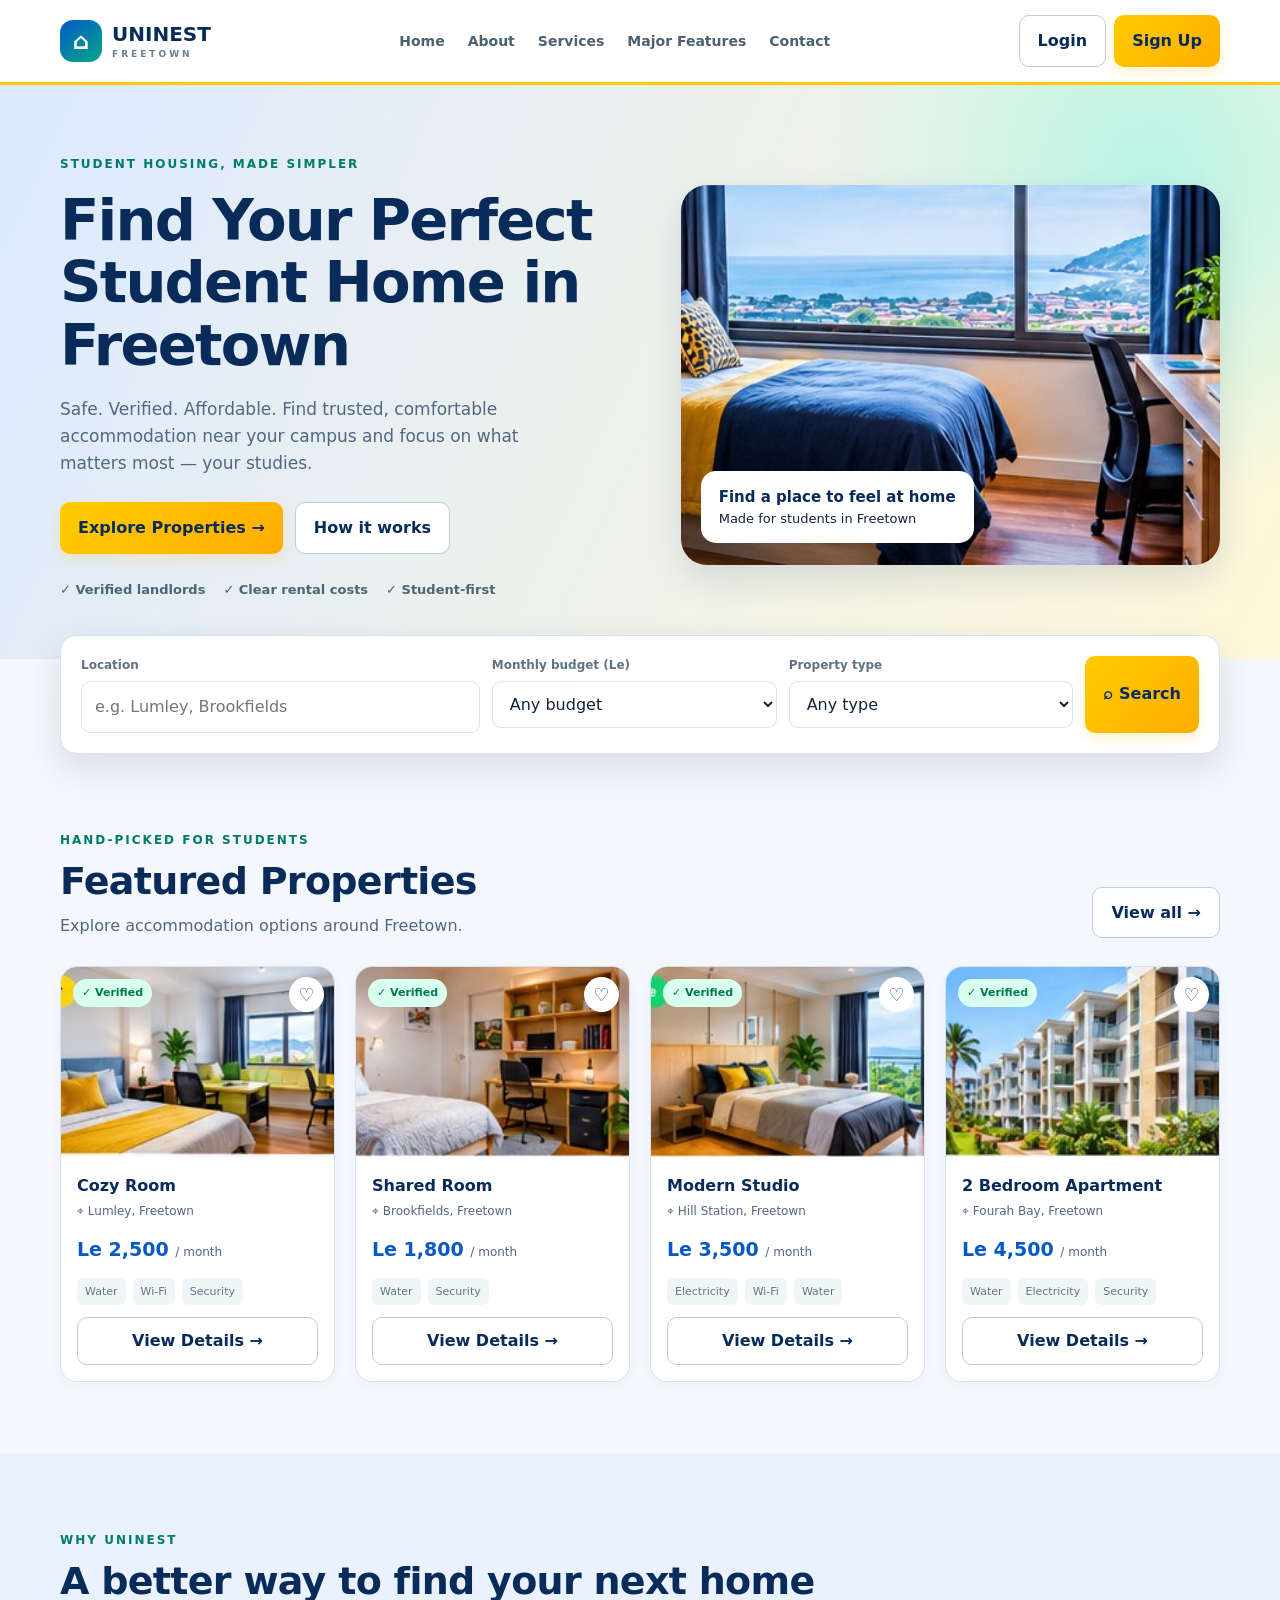
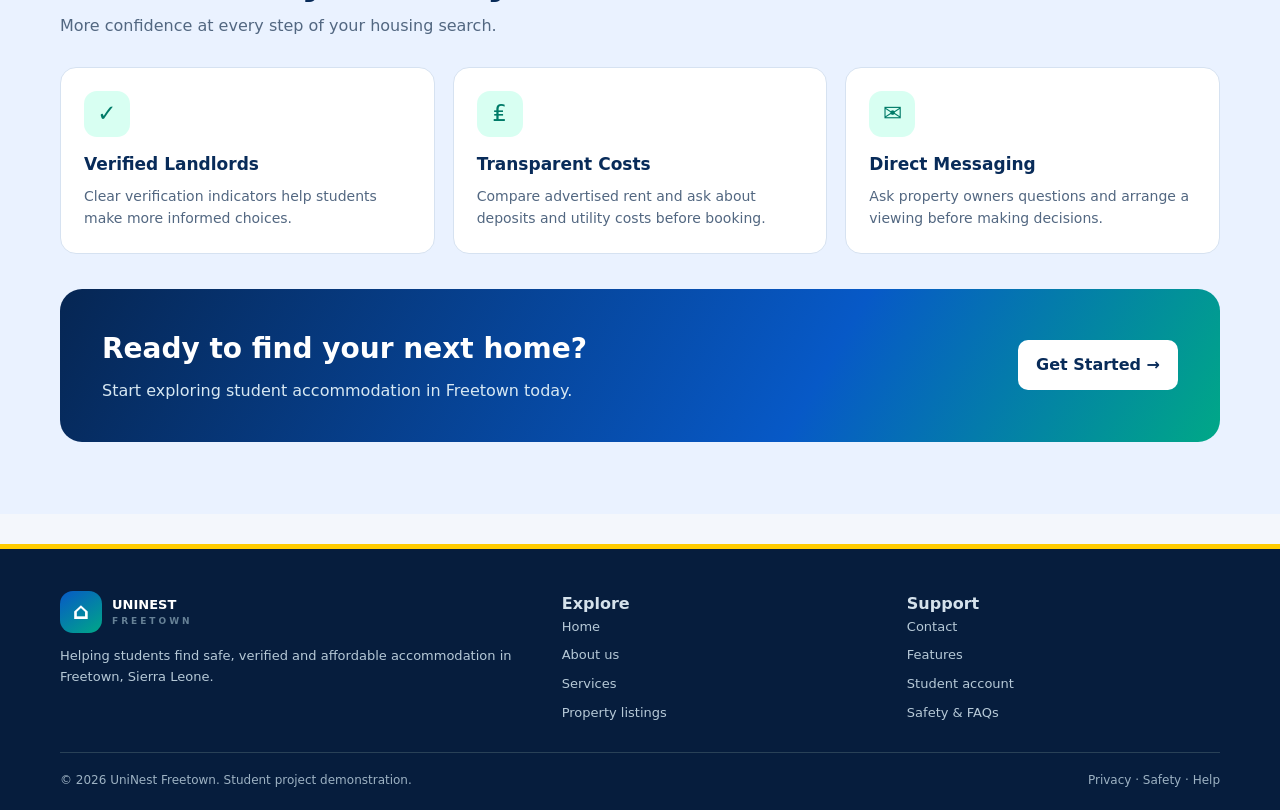
<file: UniNest_Firefox_HTML_CSS/uninest-website/index.html>
<!doctype html>
<html lang="en">

<head>
    <meta charset="utf-8">
    <meta name="viewport" content="width=device-width, initial-scale=1">
    <meta name="description" content="UniNest Freetown student accommodation platform">
    <title>Home | UniNest Freetown</title>
    <link rel="stylesheet" href="assets/style.css?v=3">
</head>

<body>
    <header class="site-header">
        <div class="container nav"><a class="brand" href="index.html"><span
                    class="brand-mark">⌂</span><span>UNINEST<small>FREETOWN</small></span></a><button
                class="menu-toggle" aria-label="Toggle navigation" aria-expanded="false">☰</button>
            <nav class="nav-links"><a href="index.html">Home</a><a href="about.html">About</a><a
                    href="services.html">Services</a><a href="features.html">Major Features</a><a
                    href="contact.html">Contact</a></nav>
            <div class="nav-actions"><a class="btn btn-outline" href="login.html">Login</a><a class="btn btn-primary"
                    href="login.html#signup">Sign Up</a></div>
        </div>
    </header>
    <main>
        <section class="hero">
            <div class="container hero-grid">
                <div><span class="eyebrow">Student housing, made simpler</span>
                    <h1>Find Your Perfect Student Home in Freetown</h1>
                    <p>Safe. Verified. Affordable. Find trusted, comfortable accommodation near your campus and focus on
                        what matters most — your studies.</p>
                    <div class="hero-buttons"><a class="btn btn-primary" href="listings.html">Explore Properties →</a><a
                            class="btn btn-outline" href="about.html">How it works</a></div>
                    <div class="trustline"><span>✓ Verified landlords</span><span>✓ Clear rental costs</span><span>✓
                            Student-first</span></div>
                </div>
                <div class="hero-art"><img src="assets/images/hero-room.jpg"
                        alt="Bright, comfortable student accommodation">
                    <div class="floating-card"><strong>Find a place to feel at home</strong><span>Made for students in
                            Freetown</span></div>
                </div>
            </div>
        </section>
        <div class="container">
            <form class="search-panel" data-property-search>
                <div class="field"><label>Location</label><input name="location" placeholder="e.g. Lumley, Brookfields">
                </div>
                <div class="field"><label>Monthly budget (Le)</label><select name="budget">
                        <option value="">Any budget</option>
                        <option value="2000">Up to Le 2,000</option>
                        <option value="3000">Up to Le 3,000</option>
                        <option value="4000">Up to Le 4,000</option>
                        <option value="5000">Up to Le 5,000</option>
                    </select></div>
                <div class="field"><label>Property type</label><select name="type">
                        <option value="any">Any type</option>
                        <option value="single room">Single room</option>
                        <option value="shared room">Shared room</option>
                        <option value="apartment">Apartment</option>
                    </select></div><button class="btn btn-primary" type="submit">⌕ Search</button>
            </form>
        </div>
        <section class="section">
            <div class="container">
                <div class="section-heading">
                    <div><span class="eyebrow">Hand-picked for students</span>
                        <h2>Featured Properties</h2>
                        <p>Explore accommodation options around Freetown.</p>
                    </div><a class="btn btn-outline" href="listings.html">View all →</a>
                </div>
                <div class="property-grid">
                    <article class="property-card" data-property data-location="Lumley" data-price="2500"
                        data-type="single room" data-amenities="water wi-fi security">
                        <div class="property-photo"><img loading="lazy" src="assets/images/room-campus.jpg"
                                alt="Interior of Cozy Room in Lumley"><span class="verified">✓ Verified</span><button
                                class="save-btn" aria-label="Save property">♡</button></div>
                        <div class="property-info">
                            <h3>Cozy Room</h3>
                            <div class="location">⌖ Lumley, Freetown</div>
                            <div class="price">Le 2,500 <small>/ month</small></div>
                            <div class="amenities"><span class="tag">Water</span><span class="tag">Wi-Fi</span><span
                                    class="tag">Security</span></div><a class="btn btn-outline"
                                href="property-details.html">View Details →</a>
                        </div>
                    </article>
                    <article class="property-card" data-property data-location="Brookfields" data-price="1800"
                        data-type="shared room" data-amenities="water security">
                        <div class="property-photo"><img loading="lazy" src="assets/images/study-room.jpg"
                                alt="Interior of Shared Room in Brookfields"><span class="verified">✓
                                Verified</span><button class="save-btn" aria-label="Save property">♡</button></div>
                        <div class="property-info">
                            <h3>Shared Room</h3>
                            <div class="location">⌖ Brookfields, Freetown</div>
                            <div class="price">Le 1,800 <small>/ month</small></div>
                            <div class="amenities"><span class="tag">Water</span><span class="tag">Security</span></div>
                            <a class="btn btn-outline" href="property-details.html">View Details →</a>
                        </div>
                    </article>
                    <article class="property-card" data-property data-location="Hill Station" data-price="3500"
                        data-type="apartment" data-amenities="electricity wi-fi water">
                        <div class="property-photo"><img loading="lazy" src="assets/images/room-view.jpg"
                                alt="Interior of Modern Studio in Hill Station"><span class="verified">✓
                                Verified</span><button class="save-btn" aria-label="Save property">♡</button></div>
                        <div class="property-info">
                            <h3>Modern Studio</h3>
                            <div class="location">⌖ Hill Station, Freetown</div>
                            <div class="price">Le 3,500 <small>/ month</small></div>
                            <div class="amenities"><span class="tag">Electricity</span><span
                                    class="tag">Wi-Fi</span><span class="tag">Water</span></div><a
                                class="btn btn-outline" href="property-details.html">View Details →</a>
                        </div>
                    </article>
                    <article class="property-card" data-property data-location="Fourah Bay" data-price="4500"
                        data-type="apartment" data-amenities="water electricity security">
                        <div class="property-photo"><img loading="lazy" src="assets/images/apartment-garden.jpg"
                                alt="Interior of 2 Bedroom Apartment in Fourah Bay"><span class="verified">✓
                                Verified</span><button class="save-btn" aria-label="Save property">♡</button></div>
                        <div class="property-info">
                            <h3>2 Bedroom Apartment</h3>
                            <div class="location">⌖ Fourah Bay, Freetown</div>
                            <div class="price">Le 4,500 <small>/ month</small></div>
                            <div class="amenities"><span class="tag">Water</span><span
                                    class="tag">Electricity</span><span class="tag">Security</span></div><a
                                class="btn btn-outline" href="property-details.html">View Details →</a>
                        </div>
                    </article>
                </div>
            </div>
        </section>
        <section class="section section-soft">
            <div class="container">
                <div class="section-heading">
                    <div><span class="eyebrow">Why UniNest</span>
                        <h2>A better way to find your next home</h2>
                        <p>More confidence at every step of your housing search.</p>
                    </div>
                </div>
                <div class="benefit-grid">
                    <article class="benefit">
                        <div class="icon-box">✓</div>
                        <h3>Verified Landlords</h3>
                        <p>Clear verification indicators help students make more informed choices.</p>
                    </article>
                    <article class="benefit">
                        <div class="icon-box">₤</div>
                        <h3>Transparent Costs</h3>
                        <p>Compare advertised rent and ask about deposits and utility costs before booking.</p>
                    </article>
                    <article class="benefit">
                        <div class="icon-box">✉</div>
                        <h3>Direct Messaging</h3>
                        <p>Ask property owners questions and arrange a viewing before making decisions.</p>
                    </article>
                </div>
                <div style="margin-top:35px" class="cta">
                    <div>
                        <h2>Ready to find your next home?</h2>
                        <p>Start exploring student accommodation in Freetown today.</p>
                    </div><a class="btn" href="listings.html">Get Started →</a>
                </div>
            </div>
        </section>
    </main>
    <footer class="site-footer">
        <div class="container">
            <div class="footer-grid">
                <div><a class="brand" href="index.html"><span
                            class="brand-mark">⌂</span><span>UNINEST<small>FREETOWN</small></span></a>
                    <p>Helping students find safe, verified and affordable accommodation in Freetown, Sierra Leone.</p>
                </div>
                <div><strong>Explore</strong>
                    <div class="footer-links"><a href="index.html">Home</a><a href="about.html">About us</a><a
                            href="services.html">Services</a><a href="listings.html">Property listings</a></div>
                </div>
                <div><strong>Support</strong>
                    <div class="footer-links"><a href="contact.html">Contact</a><a href="features.html">Features</a><a
                            href="login.html">Student account</a><a href="contact.html#faq">Safety & FAQs</a></div>
                </div>
            </div>
            <div class="footer-bottom"><span>© 2026 UniNest Freetown. Student project demonstration.</span><span>Privacy
                    · Safety · Help</span></div>
        </div>
    </footer>
</body>

</html>
</file>
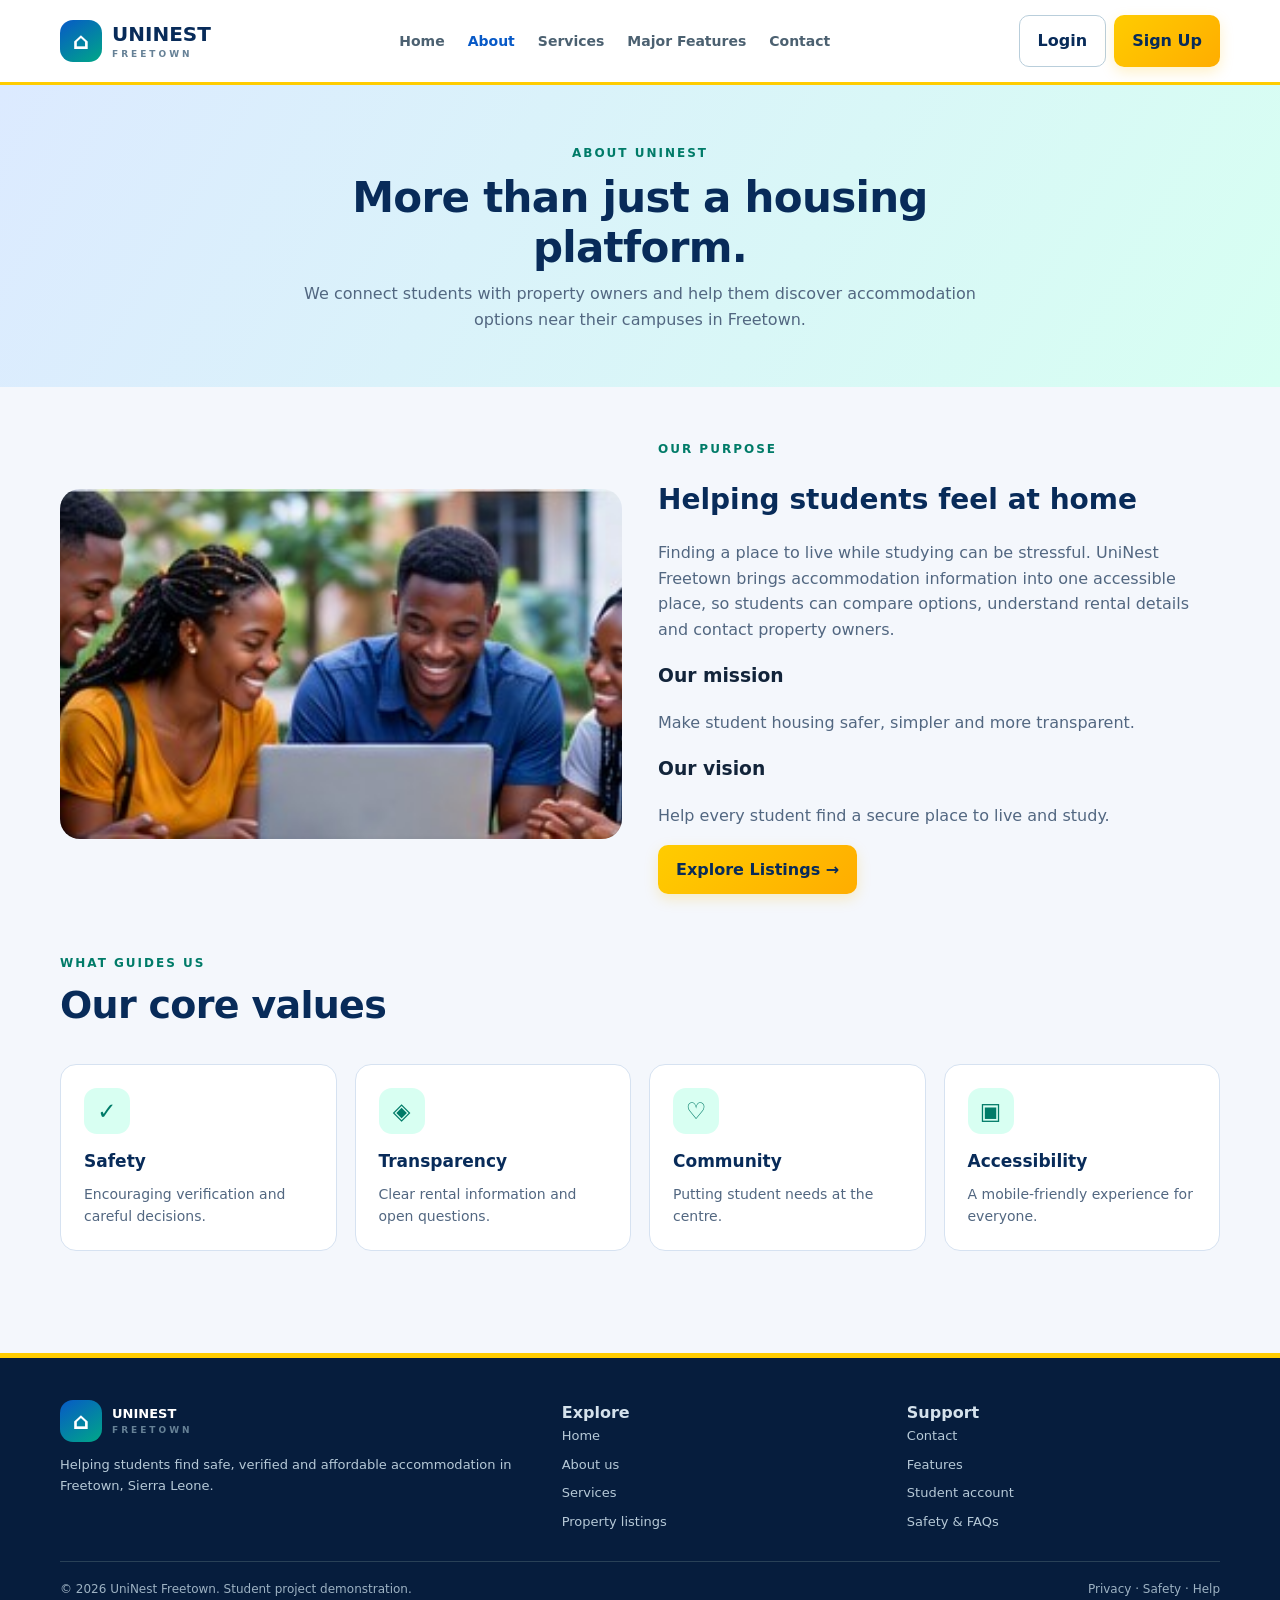
<file: UniNest_Firefox_HTML_CSS/uninest-website/about.html>
<!doctype html>
<html lang="en">

<head>
    <meta charset="utf-8">
    <meta name="viewport" content="width=device-width, initial-scale=1">
    <meta name="description" content="UniNest Freetown student accommodation platform">
    <title>About | UniNest Freetown</title>
    <link rel="stylesheet" href="assets/style.css?v=3">
</head>

<body>
    <header class="site-header">
        <div class="container nav"><a class="brand" href="index.html"><span
                    class="brand-mark">⌂</span><span>UNINEST<small>FREETOWN</small></span></a><button
                class="menu-toggle" aria-label="Toggle navigation" aria-expanded="false">☰</button>
            <nav class="nav-links"><a href="index.html">Home</a><a class="active" href="about.html">About</a><a
                    href="services.html">Services</a><a href="features.html">Major Features</a><a
                    href="contact.html">Contact</a></nav>
            <div class="nav-actions"><a class="btn btn-outline" href="login.html">Login</a><a class="btn btn-primary"
                    href="login.html#signup">Sign Up</a></div>
        </div>
    </header>
    <main>
        <section class="page-hero">
            <div class="container page-heading"><span class="eyebrow">About UniNest</span>
                <h1>More than just a housing platform.</h1>
                <p>We connect students with property owners and help them discover accommodation options near their
                    campuses in Freetown.</p>
            </div>
        </section>
        <section class="page-content">
            <div class="container">
                <div class="about-grid">
                    <div class="about-image"><img src="assets/images/students.jpg" alt="Comfortable student room"></div>
                    <div class="prose"><span class="eyebrow">Our purpose</span>
                        <h2>Helping students feel at home</h2>
                        <p>Finding a place to live while studying can be stressful. UniNest Freetown brings
                            accommodation information into one accessible place, so students can compare options,
                            understand rental details and contact property owners.</p>
                        <h3>Our mission</h3>
                        <p>Make student housing safer, simpler and more transparent.</p>
                        <h3>Our vision</h3>
                        <p>Help every student find a secure place to live and study.</p><a class="btn btn-primary"
                            href="listings.html">Explore Listings →</a>
                    </div>
                </div>
                <div class="section-heading" style="margin-top:55px">
                    <div><span class="eyebrow">What guides us</span>
                        <h2>Our core values</h2>
                    </div>
                </div>
                <div class="values-grid">
                    <div class="value-card">
                        <div class="icon-box">✓</div>
                        <h3>Safety</h3>
                        <p>Encouraging verification and careful decisions.</p>
                    </div>
                    <div class="value-card">
                        <div class="icon-box">◈</div>
                        <h3>Transparency</h3>
                        <p>Clear rental information and open questions.</p>
                    </div>
                    <div class="value-card">
                        <div class="icon-box">♡</div>
                        <h3>Community</h3>
                        <p>Putting student needs at the centre.</p>
                    </div>
                    <div class="value-card">
                        <div class="icon-box">▣</div>
                        <h3>Accessibility</h3>
                        <p>A mobile-friendly experience for everyone.</p>
                    </div>
                </div>
            </div>
        </section>
    </main>
    <footer class="site-footer">
        <div class="container">
            <div class="footer-grid">
                <div><a class="brand" href="index.html"><span
                            class="brand-mark">⌂</span><span>UNINEST<small>FREETOWN</small></span></a>
                    <p>Helping students find safe, verified and affordable accommodation in Freetown, Sierra Leone.</p>
                </div>
                <div><strong>Explore</strong>
                    <div class="footer-links"><a href="index.html">Home</a><a href="about.html">About us</a><a
                            href="services.html">Services</a><a href="listings.html">Property listings</a></div>
                </div>
                <div><strong>Support</strong>
                    <div class="footer-links"><a href="contact.html">Contact</a><a href="features.html">Features</a><a
                            href="login.html">Student account</a><a href="contact.html#faq">Safety & FAQs</a></div>
                </div>
            </div>
            <div class="footer-bottom"><span>© 2026 UniNest Freetown. Student project demonstration.</span><span>Privacy
                    · Safety · Help</span></div>
        </div>
    </footer>
</body>

</html>
</file>
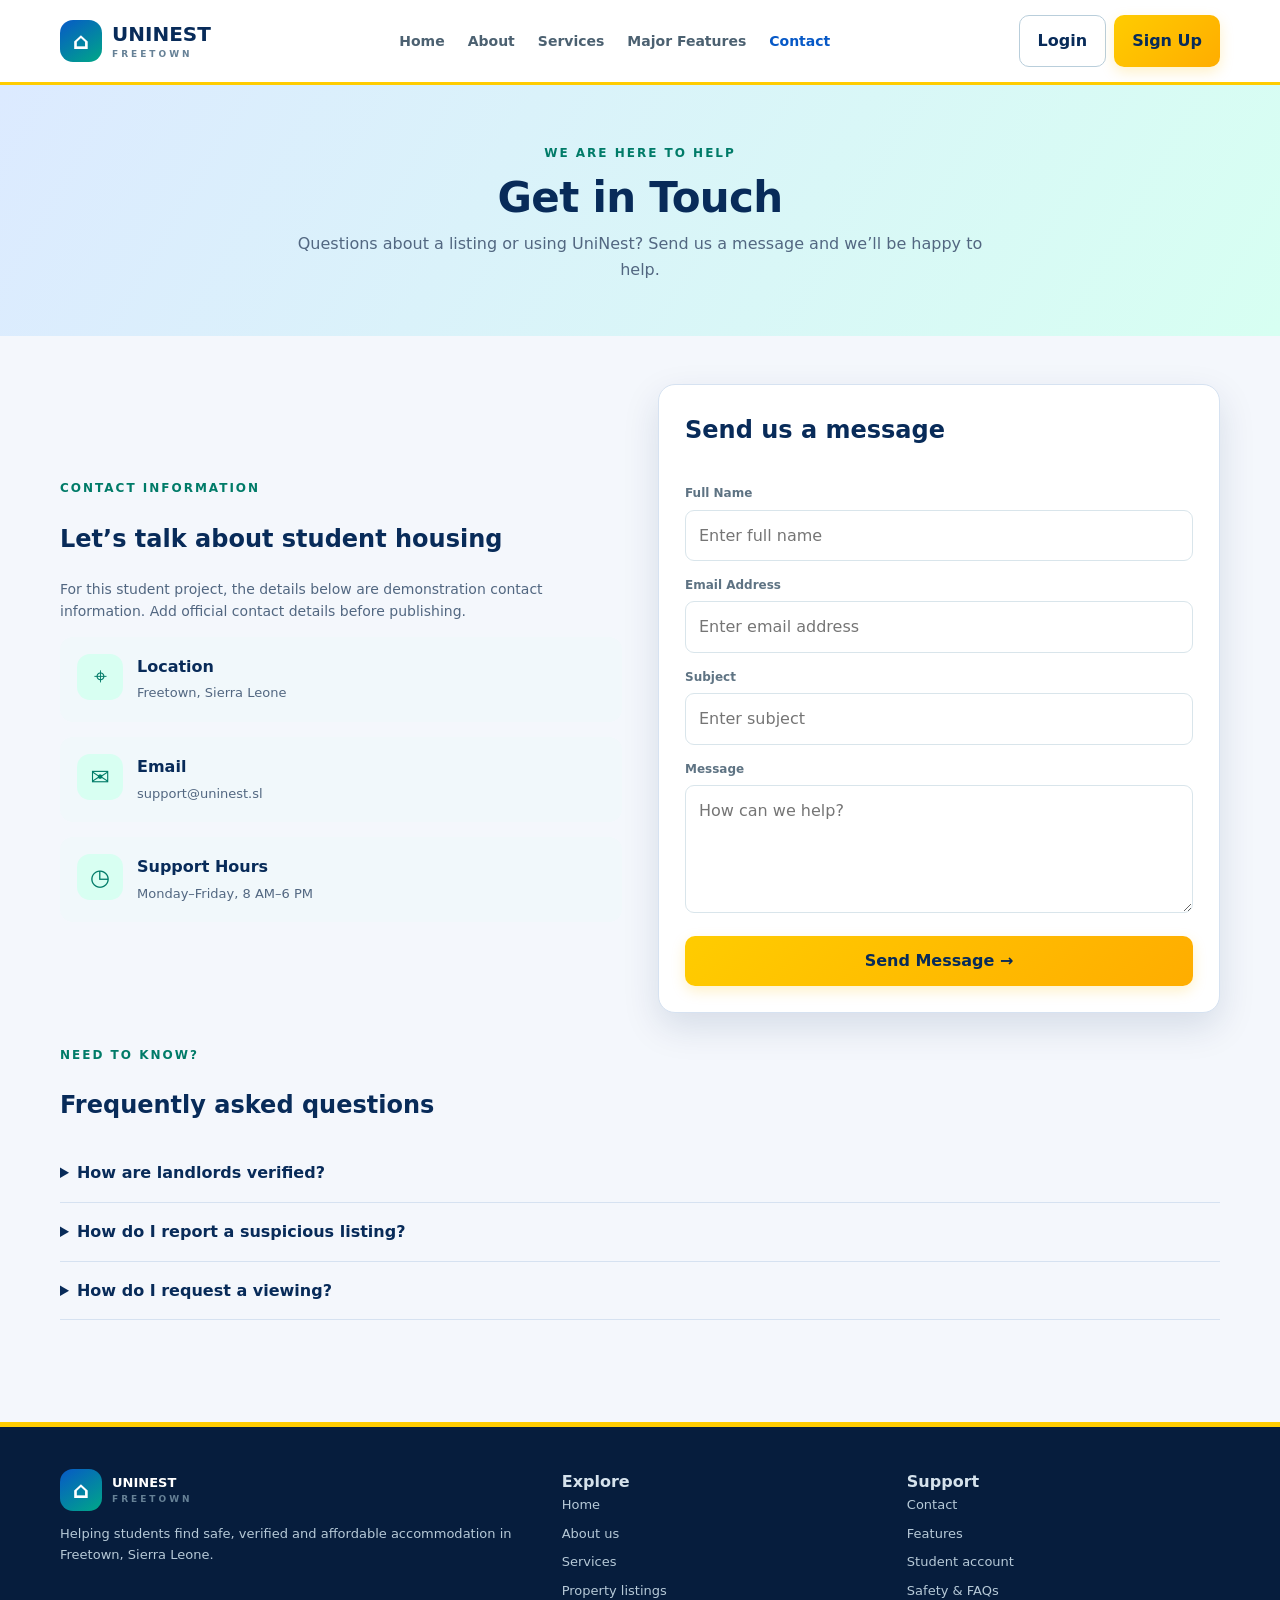
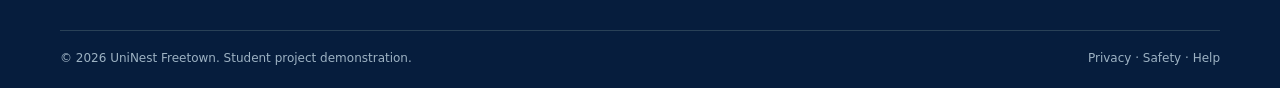
<file: UniNest_Firefox_HTML_CSS/uninest-website/contact.html>
<!doctype html>
<html lang="en">

<head>
    <meta charset="utf-8">
    <meta name="viewport" content="width=device-width, initial-scale=1">
    <meta name="description" content="UniNest Freetown student accommodation platform">
    <title>Contact | UniNest Freetown</title>
    <link rel="stylesheet" href="assets/style.css?v=3">
</head>

<body>
    <header class="site-header">
        <div class="container nav"><a class="brand" href="index.html"><span
                    class="brand-mark">⌂</span><span>UNINEST<small>FREETOWN</small></span></a><button
                class="menu-toggle" aria-label="Toggle navigation" aria-expanded="false">☰</button>
            <nav class="nav-links"><a href="index.html">Home</a><a href="about.html">About</a><a
                    href="services.html">Services</a><a href="features.html">Major Features</a><a class="active"
                    href="contact.html">Contact</a></nav>
            <div class="nav-actions"><a class="btn btn-outline" href="login.html">Login</a><a class="btn btn-primary"
                    href="login.html#signup">Sign Up</a></div>
        </div>
    </header>
    <main>
        <section class="page-hero">
            <div class="container page-heading"><span class="eyebrow">We are here to help</span>
                <h1>Get in Touch</h1>
                <p>Questions about a listing or using UniNest? Send us a message and we’ll be happy to help.</p>
            </div>
        </section>
        <section class="page-content">
            <div class="container">
                <div class="contact-grid">
                    <div><span class="eyebrow">Contact information</span>
                        <h2 style="color:var(--navy)">Let’s talk about student housing</h2>
                        <p class="muted">For this student project, the details below are demonstration contact
                            information. Add official contact details before publishing.</p>
                        <div class="contact-list">
                            <div class="contact-item">
                                <div class="icon-box">⌖</div>
                                <div><strong>Location</strong><span>Freetown, Sierra Leone</span></div>
                            </div>
                            <div class="contact-item">
                                <div class="icon-box">✉</div>
                                <div><strong>Email</strong><span>support@uninest.sl</span></div>
                            </div>
                            <div class="contact-item">
                                <div class="icon-box">◷</div>
                                <div><strong>Support Hours</strong><span>Monday–Friday, 8 AM–6 PM</span></div>
                            </div>
                        </div>
                    </div>
                    <form class="form-card form-stack" data-demo
                        data-message="Thanks for contacting UniNest! This demo form does not send email yet.">
                        <h2>Send us a message</h2>
                        <div class="notice" role="status"></div>
                        <div class="field"><label for="fullname">Full Name</label><input id="fullname" required
                                placeholder="Enter full name"></div>
                        <div class="field"><label for="email">Email Address</label><input id="email" type="email"
                                required placeholder="Enter email address"></div>
                        <div class="field"><label for="subject">Subject</label><input id="subject" required
                                placeholder="Enter subject"></div>
                        <div class="field"><label for="message">Message</label><textarea id="message" rows="4" required
                                placeholder="How can we help?"></textarea></div><button class="btn btn-primary"
                            type="submit">Send Message →</button>
                    </form>
                </div>
                <div id="faq" class="faq"><span class="eyebrow">Need to know?</span>
                    <h2 style="color:var(--navy)">Frequently asked questions</h2>
                    <details>
                        <summary>How are landlords verified?</summary>
                        <p>Verification should be confirmed with the platform or owner. Always check ownership and
                            details in person before paying.</p>
                    </details>
                    <details>
                        <summary>How do I report a suspicious listing?</summary>
                        <p>Contact the support team with the listing details. This demonstration website does not yet
                            have a live reporting backend.</p>
                    </details>
                    <details>
                        <summary>How do I request a viewing?</summary>
                        <p>Open a listing and use the contact or schedule viewing option to discuss a suitable time with
                            the property owner.</p>
                    </details>
                </div>
            </div>
        </section>
    </main>
    <footer class="site-footer">
        <div class="container">
            <div class="footer-grid">
                <div><a class="brand" href="index.html"><span
                            class="brand-mark">⌂</span><span>UNINEST<small>FREETOWN</small></span></a>
                    <p>Helping students find safe, verified and affordable accommodation in Freetown, Sierra Leone.</p>
                </div>
                <div><strong>Explore</strong>
                    <div class="footer-links"><a href="index.html">Home</a><a href="about.html">About us</a><a
                            href="services.html">Services</a><a href="listings.html">Property listings</a></div>
                </div>
                <div><strong>Support</strong>
                    <div class="footer-links"><a href="contact.html">Contact</a><a href="features.html">Features</a><a
                            href="login.html">Student account</a><a href="contact.html#faq">Safety & FAQs</a></div>
                </div>
            </div>
            <div class="footer-bottom"><span>© 2026 UniNest Freetown. Student project demonstration.</span><span>Privacy
                    · Safety · Help</span></div>
        </div>
    </footer>
</body>

</html>
</file>
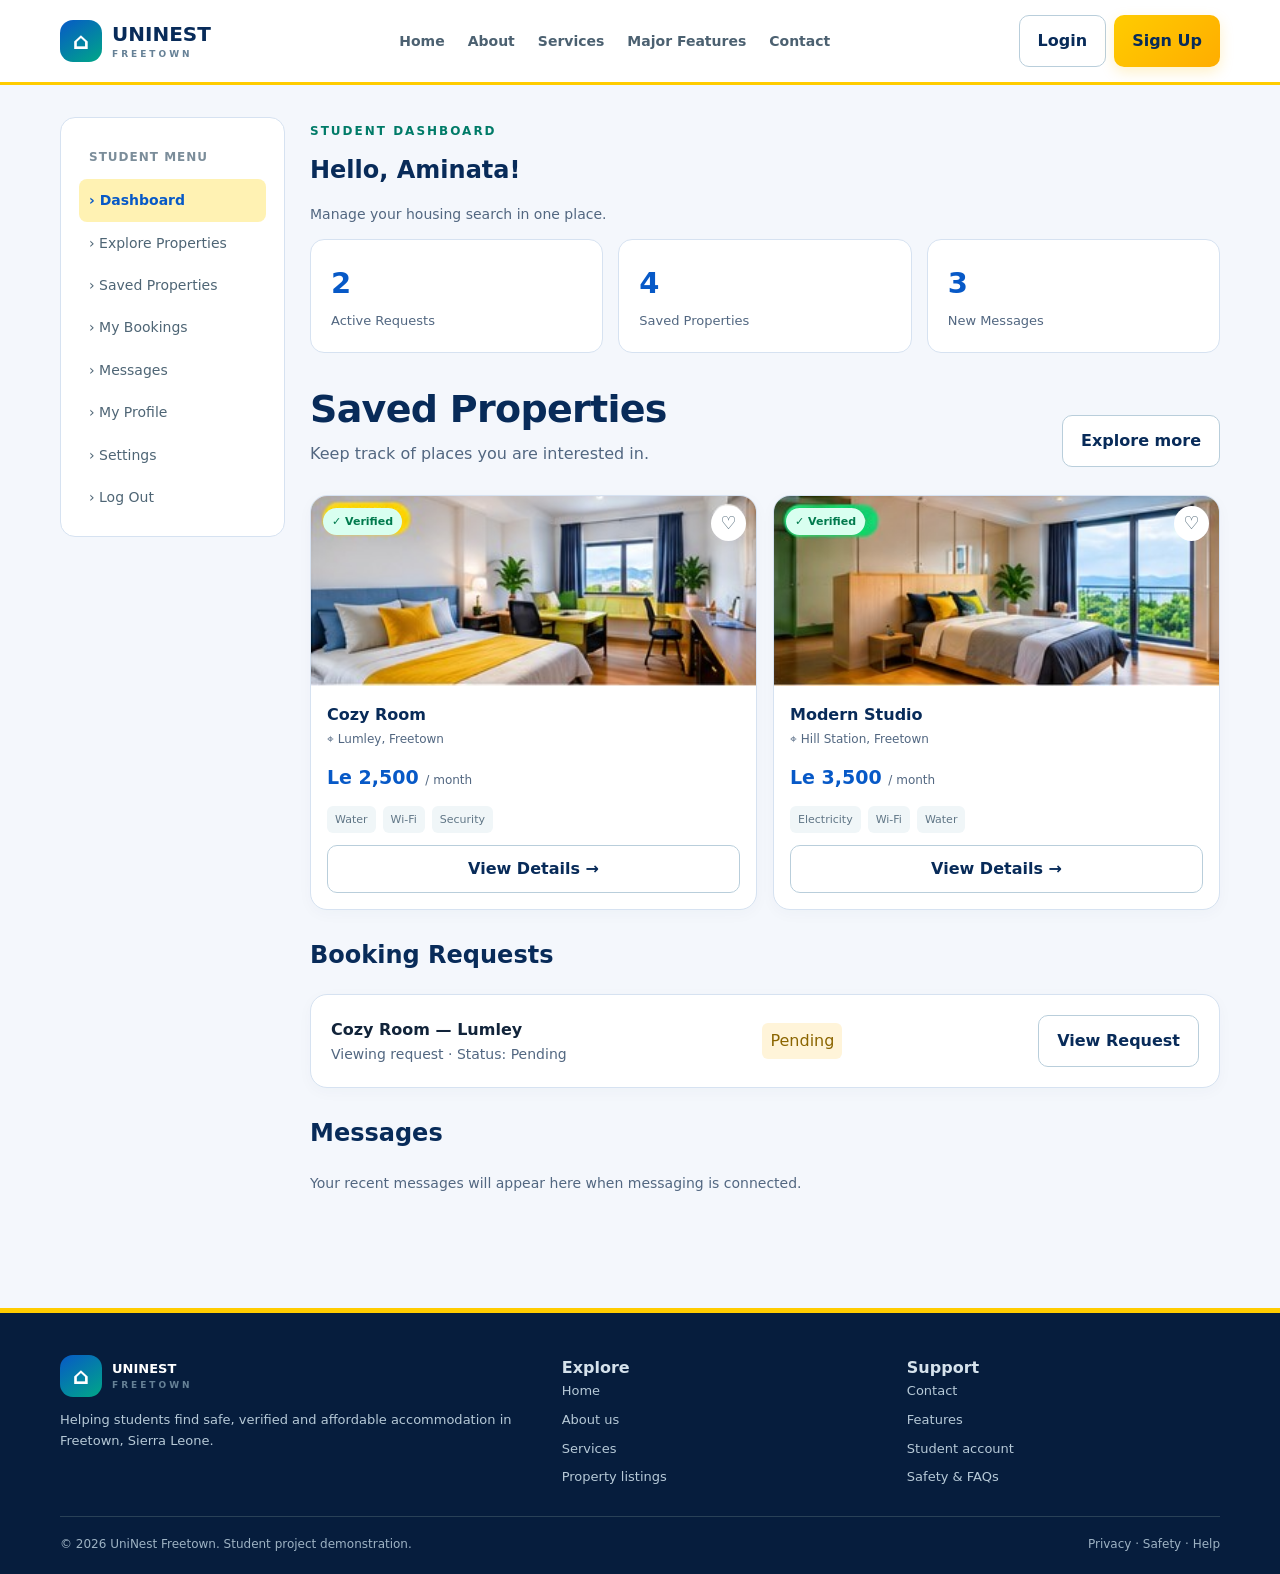
<file: UniNest_Firefox_HTML_CSS/uninest-website/dashboard.html>
<!doctype html>
<html lang="en">

<head>
    <meta charset="utf-8">
    <meta name="viewport" content="width=device-width, initial-scale=1">
    <meta name="description" content="UniNest Freetown student accommodation platform">
    <title>Student Dashboard | UniNest Freetown</title>
    <link rel="stylesheet" href="assets/style.css?v=3">
</head>

<body>
    <header class="site-header">
        <div class="container nav"><a class="brand" href="index.html"><span
                    class="brand-mark">⌂</span><span>UNINEST<small>FREETOWN</small></span></a><button
                class="menu-toggle" aria-label="Toggle navigation" aria-expanded="false">☰</button>
            <nav class="nav-links"><a href="index.html">Home</a><a href="about.html">About</a><a
                    href="services.html">Services</a><a href="features.html">Major Features</a><a
                    href="contact.html">Contact</a></nav>
            <div class="nav-actions"><a class="btn btn-outline" href="login.html">Login</a><a class="btn btn-primary"
                    href="login.html#signup">Sign Up</a></div>
        </div>
    </header>
    <main>
        <div class="container dashboard">
            <aside class="sidebar">
                <h3>STUDENT MENU</h3><a class="active" href="dashboard.html">› Dashboard</a><a href="listings.html">›
                    Explore Properties</a><a href="#saved">› Saved Properties</a><a href="#bookings">› My Bookings</a><a
                    href="#messages">› Messages</a><a href="contact.html">› My Profile</a><a href="contact.html">›
                    Settings</a><a href="login.html">› Log Out</a>
            </aside>
            <section><span class="eyebrow">Student dashboard</span>
                <h1 style="color:var(--navy);margin:8px 0">Hello, Aminata!</h1>
                <p class="muted">Manage your housing search in one place.</p>
                <div class="stats-grid">
                    <div class="stat"><strong>2</strong><span>Active Requests</span></div>
                    <div class="stat"><strong>4</strong><span>Saved Properties</span></div>
                    <div class="stat"><strong>3</strong><span>New Messages</span></div>
                </div>
                <div id="saved" class="dashboard-section">
                    <div class="section-heading">
                        <div>
                            <h2>Saved Properties</h2>
                            <p>Keep track of places you are interested in.</p>
                        </div><a class="btn btn-outline" href="listings.html">Explore more</a>
                    </div>
                    <div class="saved-grid">
                        <article class="property-card" data-property data-location="Lumley" data-price="2500"
                            data-type="single room" data-amenities="water wi-fi security">
                            <div class="property-photo"><img loading="lazy" src="assets/images/room-campus.jpg"
                                    alt="Interior of Cozy Room in Lumley"><span class="verified">✓
                                    Verified</span><button class="save-btn" aria-label="Save property">♡</button></div>
                            <div class="property-info">
                                <h3>Cozy Room</h3>
                                <div class="location">⌖ Lumley, Freetown</div>
                                <div class="price">Le 2,500 <small>/ month</small></div>
                                <div class="amenities"><span class="tag">Water</span><span class="tag">Wi-Fi</span><span
                                        class="tag">Security</span></div><a class="btn btn-outline"
                                    href="property-details.html">View Details →</a>
                            </div>
                        </article>
                        <article class="property-card" data-property data-location="Hill Station" data-price="3500"
                            data-type="apartment" data-amenities="electricity wi-fi water">
                            <div class="property-photo"><img loading="lazy" src="assets/images/room-view.jpg"
                                    alt="Interior of Modern Studio in Hill Station"><span class="verified">✓
                                    Verified</span><button class="save-btn" aria-label="Save property">♡</button></div>
                            <div class="property-info">
                                <h3>Modern Studio</h3>
                                <div class="location">⌖ Hill Station, Freetown</div>
                                <div class="price">Le 3,500 <small>/ month</small></div>
                                <div class="amenities"><span class="tag">Electricity</span><span
                                        class="tag">Wi-Fi</span><span class="tag">Water</span></div><a
                                    class="btn btn-outline" href="property-details.html">View Details →</a>
                            </div>
                        </article>
                    </div>
                </div>
                <div id="bookings" class="dashboard-section">
                    <h2>Booking Requests</h2>
                    <div class="card" style="padding:20px">
                        <div
                            style="display:flex;justify-content:space-between;gap:15px;align-items:center;flex-wrap:wrap">
                            <div><strong>Cozy Room — Lumley</strong>
                                <div class="muted">Viewing request · Status: Pending</div>
                            </div><span class="tag" style="background:#fff4d9;color:#8b6500">Pending</span><a
                                href="property-details.html" class="btn btn-outline">View Request</a>
                        </div>
                    </div>
                </div>
                <div id="messages" class="dashboard-section">
                    <h2>Messages</h2>
                    <p class="muted">Your recent messages will appear here when messaging is connected.</p>
                </div>
            </section>
        </div>
    </main>
    <footer class="site-footer">
        <div class="container">
            <div class="footer-grid">
                <div><a class="brand" href="index.html"><span
                            class="brand-mark">⌂</span><span>UNINEST<small>FREETOWN</small></span></a>
                    <p>Helping students find safe, verified and affordable accommodation in Freetown, Sierra Leone.</p>
                </div>
                <div><strong>Explore</strong>
                    <div class="footer-links"><a href="index.html">Home</a><a href="about.html">About us</a><a
                            href="services.html">Services</a><a href="listings.html">Property listings</a></div>
                </div>
                <div><strong>Support</strong>
                    <div class="footer-links"><a href="contact.html">Contact</a><a href="features.html">Features</a><a
                            href="login.html">Student account</a><a href="contact.html#faq">Safety & FAQs</a></div>
                </div>
            </div>
            <div class="footer-bottom"><span>© 2026 UniNest Freetown. Student project demonstration.</span><span>Privacy
                    · Safety · Help</span></div>
        </div>
    </footer>
</body>

</html>
</file>
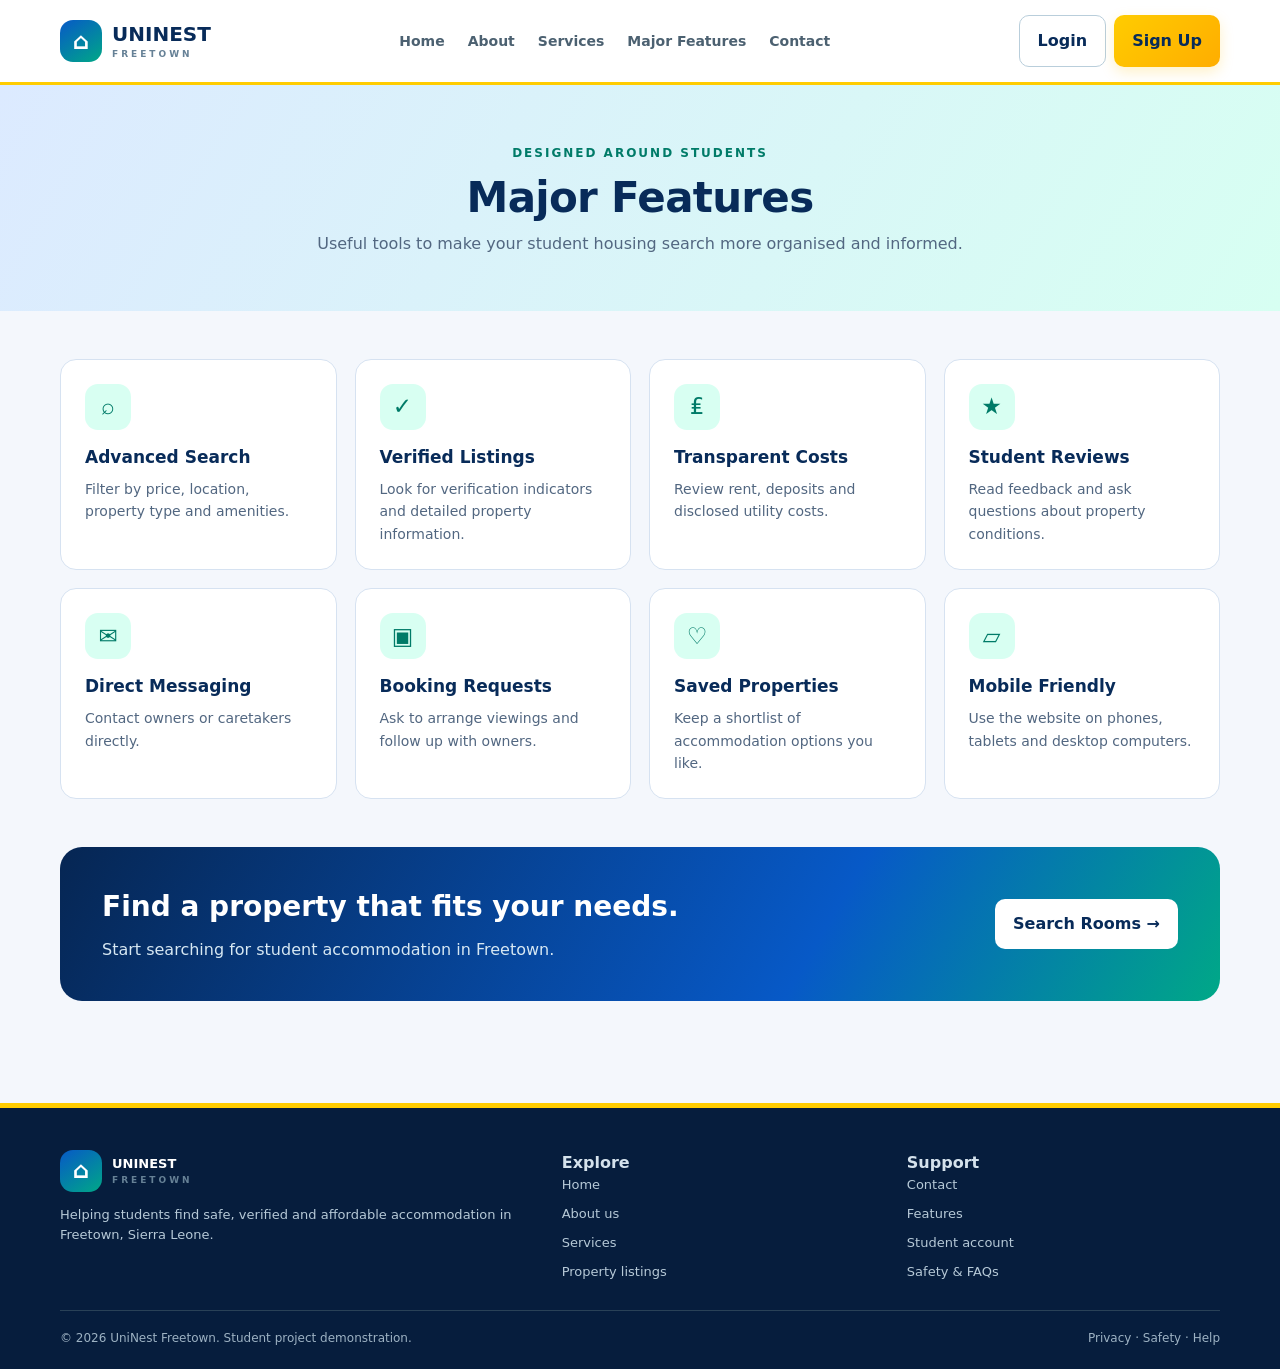
<file: UniNest_Firefox_HTML_CSS/uninest-website/features.html>
<!doctype html>
<html lang="en">

<head>
    <meta charset="utf-8">
    <meta name="viewport" content="width=device-width, initial-scale=1">
    <meta name="description" content="UniNest Freetown student accommodation platform">
    <title>Major Features | UniNest Freetown</title>
    <link rel="stylesheet" href="assets/style.css?v=3">
</head>

<body>
    <header class="site-header">
        <div class="container nav"><a class="brand" href="index.html"><span
                    class="brand-mark">⌂</span><span>UNINEST<small>FREETOWN</small></span></a><button
                class="menu-toggle" aria-label="Toggle navigation" aria-expanded="false">☰</button>
            <nav class="nav-links"><a href="index.html">Home</a><a href="about.html">About</a><a
                    href="services.html">Services</a><a href="features.html">Major Features</a><a
                    href="contact.html">Contact</a></nav>
            <div class="nav-actions"><a class="btn btn-outline" href="login.html">Login</a><a class="btn btn-primary"
                    href="login.html#signup">Sign Up</a></div>
        </div>
    </header>
    <main>
        <section class="page-hero">
            <div class="container page-heading"><span class="eyebrow">Designed around students</span>
                <h1>Major Features</h1>
                <p>Useful tools to make your student housing search more organised and informed.</p>
            </div>
        </section>
        <section class="page-content">
            <div class="container">
                <div class="feature-grid">
                    <article class="feature">
                        <div class="icon-box">⌕</div>
                        <h3>Advanced Search</h3>
                        <p>Filter by price, location, property type and amenities.</p>
                    </article>
                    <article class="feature">
                        <div class="icon-box">✓</div>
                        <h3>Verified Listings</h3>
                        <p>Look for verification indicators and detailed property information.</p>
                    </article>
                    <article class="feature">
                        <div class="icon-box">₤</div>
                        <h3>Transparent Costs</h3>
                        <p>Review rent, deposits and disclosed utility costs.</p>
                    </article>
                    <article class="feature">
                        <div class="icon-box">★</div>
                        <h3>Student Reviews</h3>
                        <p>Read feedback and ask questions about property conditions.</p>
                    </article>
                    <article class="feature">
                        <div class="icon-box">✉</div>
                        <h3>Direct Messaging</h3>
                        <p>Contact owners or caretakers directly.</p>
                    </article>
                    <article class="feature">
                        <div class="icon-box">▣</div>
                        <h3>Booking Requests</h3>
                        <p>Ask to arrange viewings and follow up with owners.</p>
                    </article>
                    <article class="feature">
                        <div class="icon-box">♡</div>
                        <h3>Saved Properties</h3>
                        <p>Keep a shortlist of accommodation options you like.</p>
                    </article>
                    <article class="feature">
                        <div class="icon-box">▱</div>
                        <h3>Mobile Friendly</h3>
                        <p>Use the website on phones, tablets and desktop computers.</p>
                    </article>
                </div>
                <div class="cta" style="margin-top:48px">
                    <div>
                        <h2>Find a property that fits your needs.</h2>
                        <p>Start searching for student accommodation in Freetown.</p>
                    </div><a class="btn" href="listings.html">Search Rooms →</a>
                </div>
            </div>
        </section>
    </main>
    <footer class="site-footer">
        <div class="container">
            <div class="footer-grid">
                <div><a class="brand" href="index.html"><span
                            class="brand-mark">⌂</span><span>UNINEST<small>FREETOWN</small></span></a>
                    <p>Helping students find safe, verified and affordable accommodation in Freetown, Sierra Leone.</p>
                </div>
                <div><strong>Explore</strong>
                    <div class="footer-links"><a href="index.html">Home</a><a href="about.html">About us</a><a
                            href="services.html">Services</a><a href="listings.html">Property listings</a></div>
                </div>
                <div><strong>Support</strong>
                    <div class="footer-links"><a href="contact.html">Contact</a><a href="features.html">Features</a><a
                            href="login.html">Student account</a><a href="contact.html#faq">Safety & FAQs</a></div>
                </div>
            </div>
            <div class="footer-bottom"><span>© 2026 UniNest Freetown. Student project demonstration.</span><span>Privacy
                    · Safety · Help</span></div>
        </div>
    </footer>
</body>

</html>
</file>
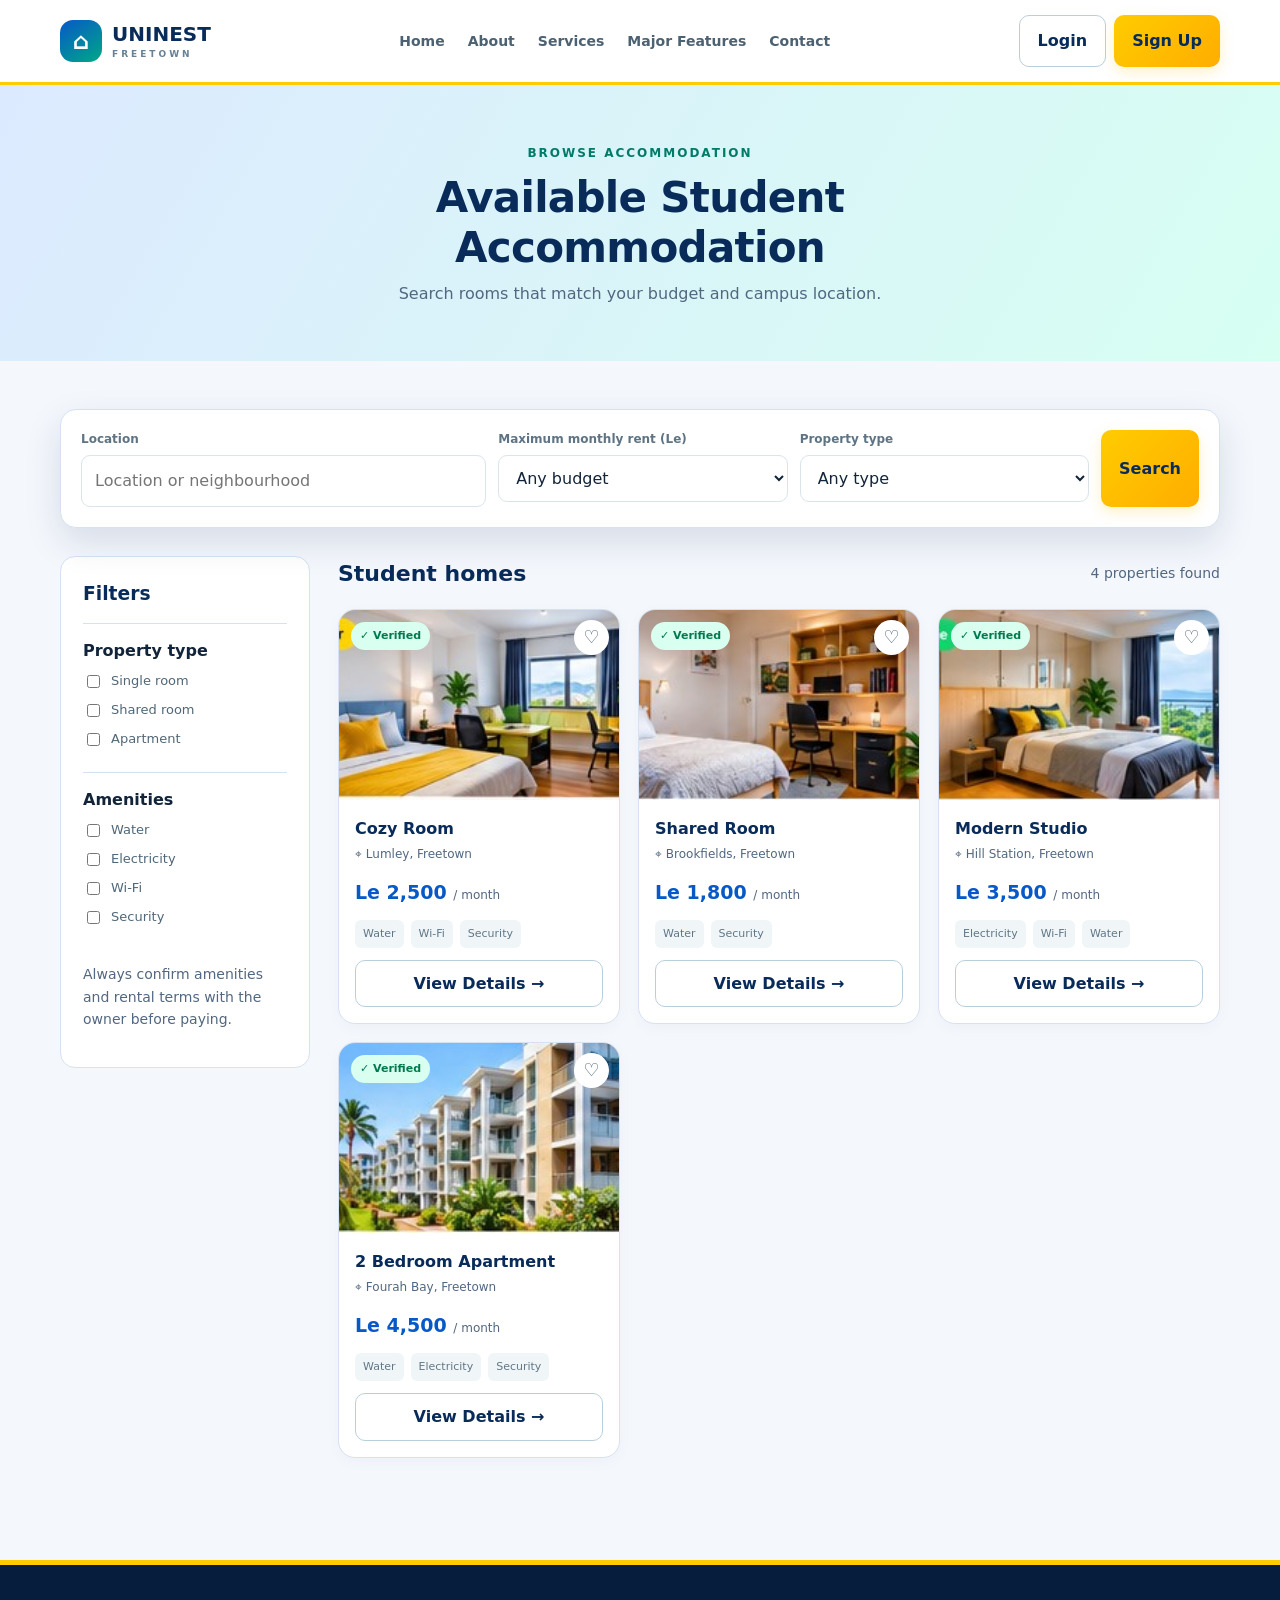
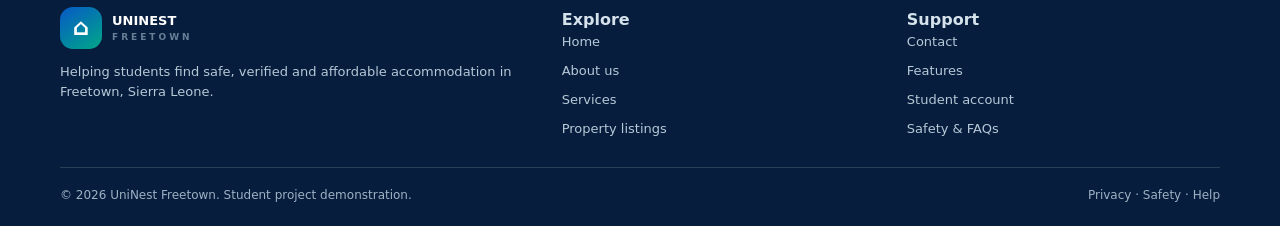
<file: UniNest_Firefox_HTML_CSS/uninest-website/listings.html>
<!doctype html>
<html lang="en">

<head>
    <meta charset="utf-8">
    <meta name="viewport" content="width=device-width, initial-scale=1">
    <meta name="description" content="UniNest Freetown student accommodation platform">
    <title>Property Listings | UniNest Freetown</title>
    <link rel="stylesheet" href="assets/style.css?v=3">
</head>

<body>
    <header class="site-header">
        <div class="container nav"><a class="brand" href="index.html"><span
                    class="brand-mark">⌂</span><span>UNINEST<small>FREETOWN</small></span></a><button
                class="menu-toggle" aria-label="Toggle navigation" aria-expanded="false">☰</button>
            <nav class="nav-links"><a href="index.html">Home</a><a href="about.html">About</a><a
                    href="services.html">Services</a><a href="features.html">Major Features</a><a
                    href="contact.html">Contact</a></nav>
            <div class="nav-actions"><a class="btn btn-outline" href="login.html">Login</a><a class="btn btn-primary"
                    href="login.html#signup">Sign Up</a></div>
        </div>
    </header>
    <main>
        <section class="page-hero">
            <div class="container page-heading"><span class="eyebrow">Browse accommodation</span>
                <h1>Available Student Accommodation</h1>
                <p>Search rooms that match your budget and campus location.</p>
            </div>
        </section>
        <section class="page-content">
            <div class="container">
                <form class="search-panel" data-property-search style="margin:0 0 28px">
                    <div class="field"><label>Location</label><input name="location"
                            placeholder="Location or neighbourhood"></div>
                    <div class="field"><label>Maximum monthly rent (Le)</label><select name="budget">
                            <option value="">Any budget</option>
                            <option value="2000">Up to 2,000</option>
                            <option value="3000">Up to 3,000</option>
                            <option value="4000">Up to 4,000</option>
                            <option value="5000">Up to 5,000</option>
                        </select></div>
                    <div class="field"><label>Property type</label><select name="type">
                            <option value="any">Any type</option>
                            <option value="single room">Single room</option>
                            <option value="shared room">Shared room</option>
                            <option value="apartment">Apartment</option>
                        </select></div><button class="btn btn-primary" type="submit">Search</button>
                </form>
                <div class="listing-layout">
                    <aside class="filters">
                        <h3>Filters</h3>
                        <div class="filter-group"><strong>Property type</strong><label><input type="checkbox"
                                    data-filter="kind" value="single room"> Single room</label><label><input
                                    type="checkbox" data-filter="kind" value="shared room"> Shared
                                room</label><label><input type="checkbox" data-filter="kind" value="apartment">
                                Apartment</label></div>
                        <div class="filter-group"><strong>Amenities</strong><label><input type="checkbox"
                                    data-filter="amenity" value="water"> Water</label><label><input type="checkbox"
                                    data-filter="amenity" value="electricity"> Electricity</label><label><input
                                    type="checkbox" data-filter="amenity" value="wi-fi"> Wi-Fi</label><label><input
                                    type="checkbox" data-filter="amenity" value="security"> Security</label></div>
                        <p class="muted">Always confirm amenities and rental terms with the owner before paying.</p>
                    </aside>
                    <div>
                        <div class="results-top">
                            <h2>Student homes</h2><span id="result-count" class="muted">4 properties found</span>
                        </div>
                        <div class="results-grid">
                            <article class="property-card" data-property data-location="Lumley" data-price="2500"
                                data-type="single room" data-amenities="water wi-fi security">
                                <div class="property-photo"><img loading="lazy" src="assets/images/room-campus.jpg"
                                        alt="Interior of Cozy Room in Lumley"><span class="verified">✓
                                        Verified</span><button class="save-btn" aria-label="Save property">♡</button>
                                </div>
                                <div class="property-info">
                                    <h3>Cozy Room</h3>
                                    <div class="location">⌖ Lumley, Freetown</div>
                                    <div class="price">Le 2,500 <small>/ month</small></div>
                                    <div class="amenities"><span class="tag">Water</span><span
                                            class="tag">Wi-Fi</span><span class="tag">Security</span></div><a
                                        class="btn btn-outline" href="property-details.html">View Details →</a>
                                </div>
                            </article>
                            <article class="property-card" data-property data-location="Brookfields" data-price="1800"
                                data-type="shared room" data-amenities="water security">
                                <div class="property-photo"><img loading="lazy" src="assets/images/study-room.jpg"
                                        alt="Interior of Shared Room in Brookfields"><span class="verified">✓
                                        Verified</span><button class="save-btn" aria-label="Save property">♡</button>
                                </div>
                                <div class="property-info">
                                    <h3>Shared Room</h3>
                                    <div class="location">⌖ Brookfields, Freetown</div>
                                    <div class="price">Le 1,800 <small>/ month</small></div>
                                    <div class="amenities"><span class="tag">Water</span><span
                                            class="tag">Security</span></div><a class="btn btn-outline"
                                        href="property-details.html">View Details →</a>
                                </div>
                            </article>
                            <article class="property-card" data-property data-location="Hill Station" data-price="3500"
                                data-type="apartment" data-amenities="electricity wi-fi water">
                                <div class="property-photo"><img loading="lazy" src="assets/images/room-view.jpg"
                                        alt="Interior of Modern Studio in Hill Station"><span class="verified">✓
                                        Verified</span><button class="save-btn" aria-label="Save property">♡</button>
                                </div>
                                <div class="property-info">
                                    <h3>Modern Studio</h3>
                                    <div class="location">⌖ Hill Station, Freetown</div>
                                    <div class="price">Le 3,500 <small>/ month</small></div>
                                    <div class="amenities"><span class="tag">Electricity</span><span
                                            class="tag">Wi-Fi</span><span class="tag">Water</span></div><a
                                        class="btn btn-outline" href="property-details.html">View Details →</a>
                                </div>
                            </article>
                            <article class="property-card" data-property data-location="Fourah Bay" data-price="4500"
                                data-type="apartment" data-amenities="water electricity security">
                                <div class="property-photo"><img loading="lazy" src="assets/images/apartment-garden.jpg"
                                        alt="Interior of 2 Bedroom Apartment in Fourah Bay"><span class="verified">✓
                                        Verified</span><button class="save-btn" aria-label="Save property">♡</button>
                                </div>
                                <div class="property-info">
                                    <h3>2 Bedroom Apartment</h3>
                                    <div class="location">⌖ Fourah Bay, Freetown</div>
                                    <div class="price">Le 4,500 <small>/ month</small></div>
                                    <div class="amenities"><span class="tag">Water</span><span
                                            class="tag">Electricity</span><span class="tag">Security</span></div><a
                                        class="btn btn-outline" href="property-details.html">View Details →</a>
                                </div>
                            </article>
                        </div>
                        <div id="no-results" class="empty-state hide">No properties match these filters. Try changing
                            your search.</div>
                    </div>
                </div>
            </div>
        </section>
    </main>
    <footer class="site-footer">
        <div class="container">
            <div class="footer-grid">
                <div><a class="brand" href="index.html"><span
                            class="brand-mark">⌂</span><span>UNINEST<small>FREETOWN</small></span></a>
                    <p>Helping students find safe, verified and affordable accommodation in Freetown, Sierra Leone.</p>
                </div>
                <div><strong>Explore</strong>
                    <div class="footer-links"><a href="index.html">Home</a><a href="about.html">About us</a><a
                            href="services.html">Services</a><a href="listings.html">Property listings</a></div>
                </div>
                <div><strong>Support</strong>
                    <div class="footer-links"><a href="contact.html">Contact</a><a href="features.html">Features</a><a
                            href="login.html">Student account</a><a href="contact.html#faq">Safety & FAQs</a></div>
                </div>
            </div>
            <div class="footer-bottom"><span>© 2026 UniNest Freetown. Student project demonstration.</span><span>Privacy
                    · Safety · Help</span></div>
        </div>
    </footer>
</body>

</html>
</file>
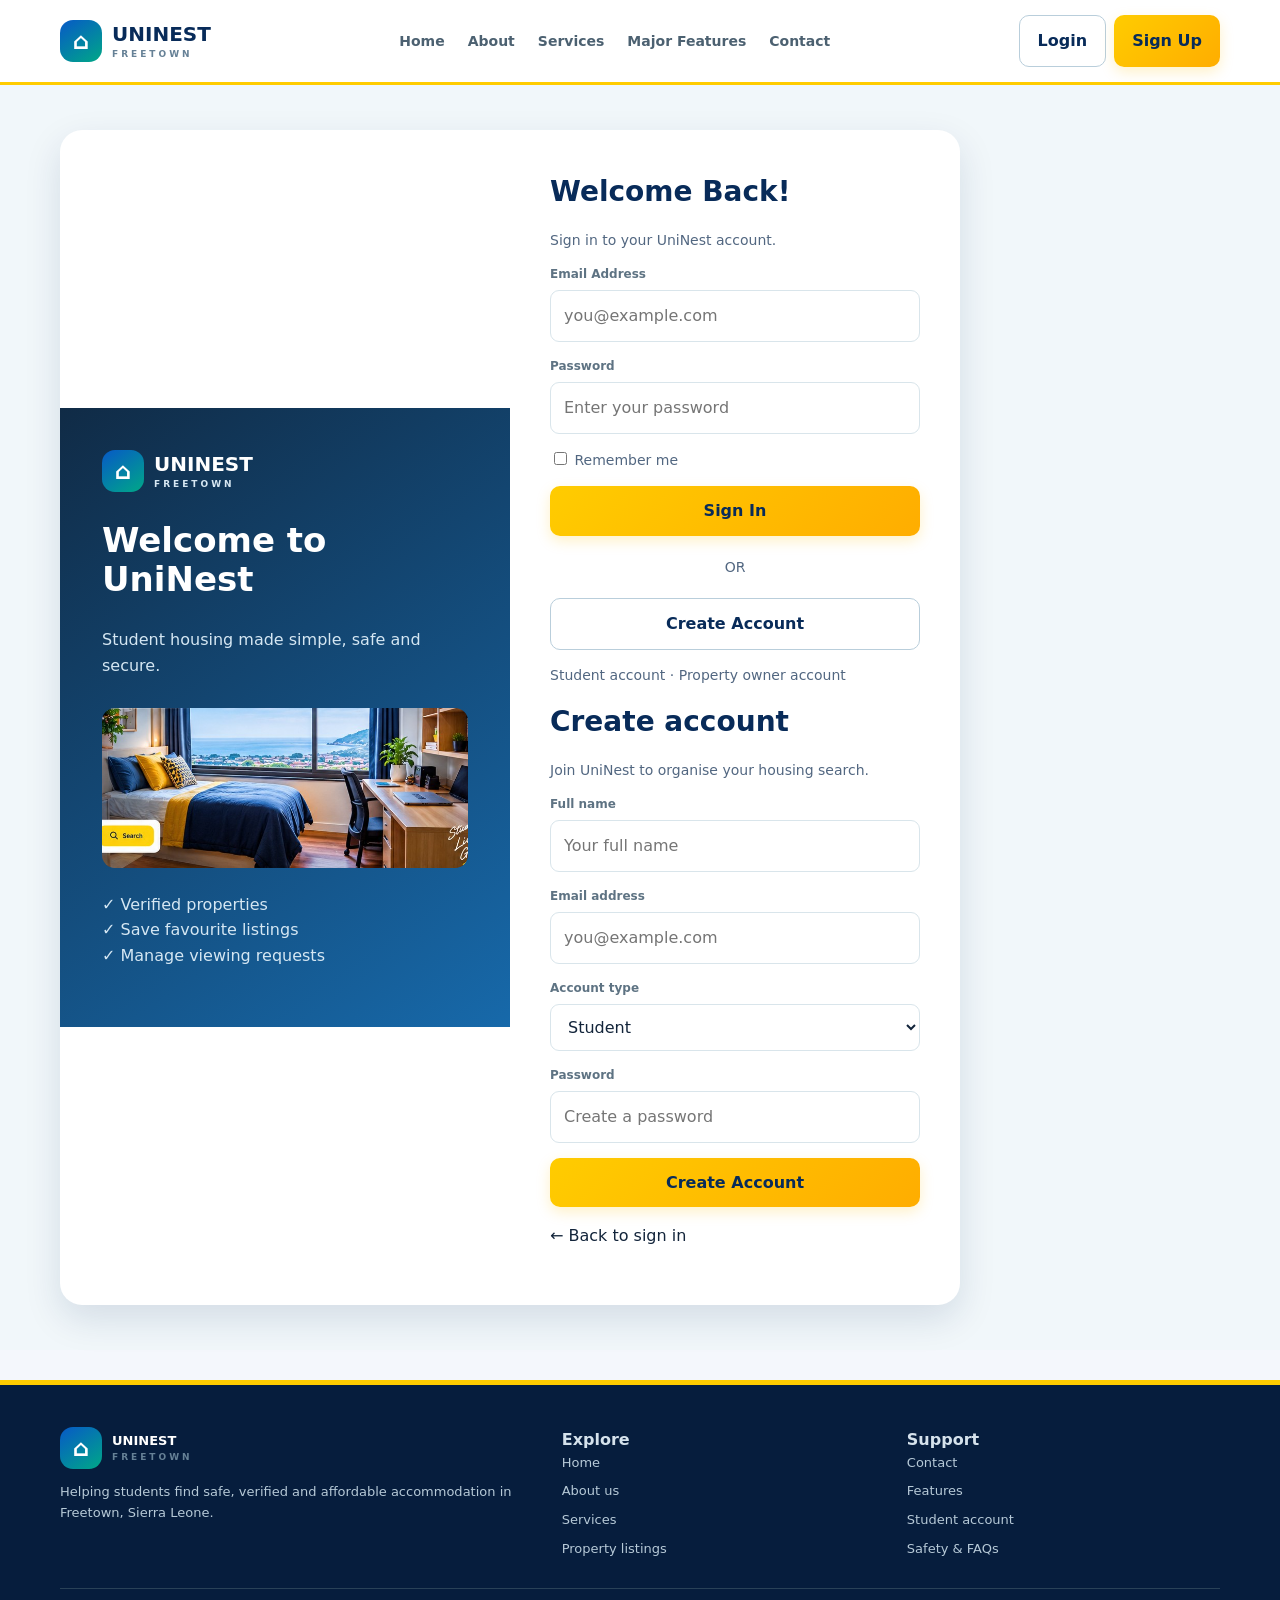
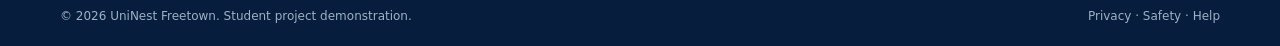
<file: UniNest_Firefox_HTML_CSS/uninest-website/login.html>
<!doctype html>
<html lang="en">

<head>
    <meta charset="utf-8">
    <meta name="viewport" content="width=device-width, initial-scale=1">
    <meta name="description" content="UniNest Freetown student accommodation platform">
    <title>Login / Sign Up | UniNest Freetown</title>
    <link rel="stylesheet" href="assets/style.css?v=3">
</head>

<body>
    <header class="site-header">
        <div class="container nav"><a class="brand" href="index.html"><span
                    class="brand-mark">⌂</span><span>UNINEST<small>FREETOWN</small></span></a><button
                class="menu-toggle" aria-label="Toggle navigation" aria-expanded="false">☰</button>
            <nav class="nav-links"><a href="index.html">Home</a><a href="about.html">About</a><a
                    href="services.html">Services</a><a href="features.html">Major Features</a><a
                    href="contact.html">Contact</a></nav>
            <div class="nav-actions"><a class="btn btn-outline" href="login.html">Login</a><a class="btn btn-primary"
                    href="login.html#signup">Sign Up</a></div>
        </div>
    </header>
    <main class="login-screen">
        <div class="container">
            <div class="login-grid">
                <section class="login-promo"><a class="brand" href="index.html" style="color:white"><span
                            class="brand-mark">⌂</span><span>UNINEST<small
                                style="color:#d7e8f3">FREETOWN</small></span></a>
                    <h1>Welcome to UniNest</h1>
                    <p>Student housing made simple, safe and secure.</p><img src="assets/images/hero-room.jpg"
                        alt="Student accommodation">
                    <p>✓ Verified properties<br>✓ Save favourite listings<br>✓ Manage viewing requests</p>
                </section>
                <section class="login-form">
                    <div id="signin">
                        <h2>Welcome Back!</h2>
                        <p class="muted">Sign in to your UniNest account.</p>
                        <form class="form-stack" data-demo
                            data-message="Demo only: authentication is not connected to a server.">
                            <div class="notice" role="status"></div>
                            <div class="field"><label>Email Address</label><input type="email" required
                                    placeholder="you@example.com"></div>
                            <div class="field"><label>Password</label><input type="password" required
                                    placeholder="Enter your password" minlength="4"></div><label class="muted"><input
                                    type="checkbox" style="width:auto"> Remember me</label><button
                                class="btn btn-primary" type="submit">Sign In</button>
                        </form>
                        <p class="muted" style="text-align:center;margin:20px 0">OR</p><a class="btn btn-outline"
                            style="width:100%" href="#signup">Create Account</a>
                        <p class="muted">Student account · Property owner account</p>
                    </div>
                    <div id="signup">
                        <h2>Create account</h2>
                        <p class="muted">Join UniNest to organise your housing search.</p>
                        <form class="form-stack" data-demo
                            data-message="Demo only: account creation is not connected to a server.">
                            <div class="notice" role="status"></div>
                            <div class="field"><label>Full name</label><input required placeholder="Your full name">
                            </div>
                            <div class="field"><label>Email address</label><input type="email" required
                                    placeholder="you@example.com"></div>
                            <div class="field"><label>Account type</label><select>
                                    <option>Student</option>
                                    <option>Property owner</option>
                                </select></div>
                            <div class="field"><label>Password</label><input type="password" minlength="4" required
                                    placeholder="Create a password"></div><button class="btn btn-primary"
                                type="submit">Create Account</button>
                        </form>
                        <p><a href="#signin">← Back to sign in</a></p>
                    </div>
                </section>
            </div>
        </div>
    </main>
    <footer class="site-footer">
        <div class="container">
            <div class="footer-grid">
                <div><a class="brand" href="index.html"><span
                            class="brand-mark">⌂</span><span>UNINEST<small>FREETOWN</small></span></a>
                    <p>Helping students find safe, verified and affordable accommodation in Freetown, Sierra Leone.</p>
                </div>
                <div><strong>Explore</strong>
                    <div class="footer-links"><a href="index.html">Home</a><a href="about.html">About us</a><a
                            href="services.html">Services</a><a href="listings.html">Property listings</a></div>
                </div>
                <div><strong>Support</strong>
                    <div class="footer-links"><a href="contact.html">Contact</a><a href="features.html">Features</a><a
                            href="login.html">Student account</a><a href="contact.html#faq">Safety & FAQs</a></div>
                </div>
            </div>
            <div class="footer-bottom"><span>© 2026 UniNest Freetown. Student project demonstration.</span><span>Privacy
                    · Safety · Help</span></div>
        </div>
    </footer>
</body>

</html>
</file>
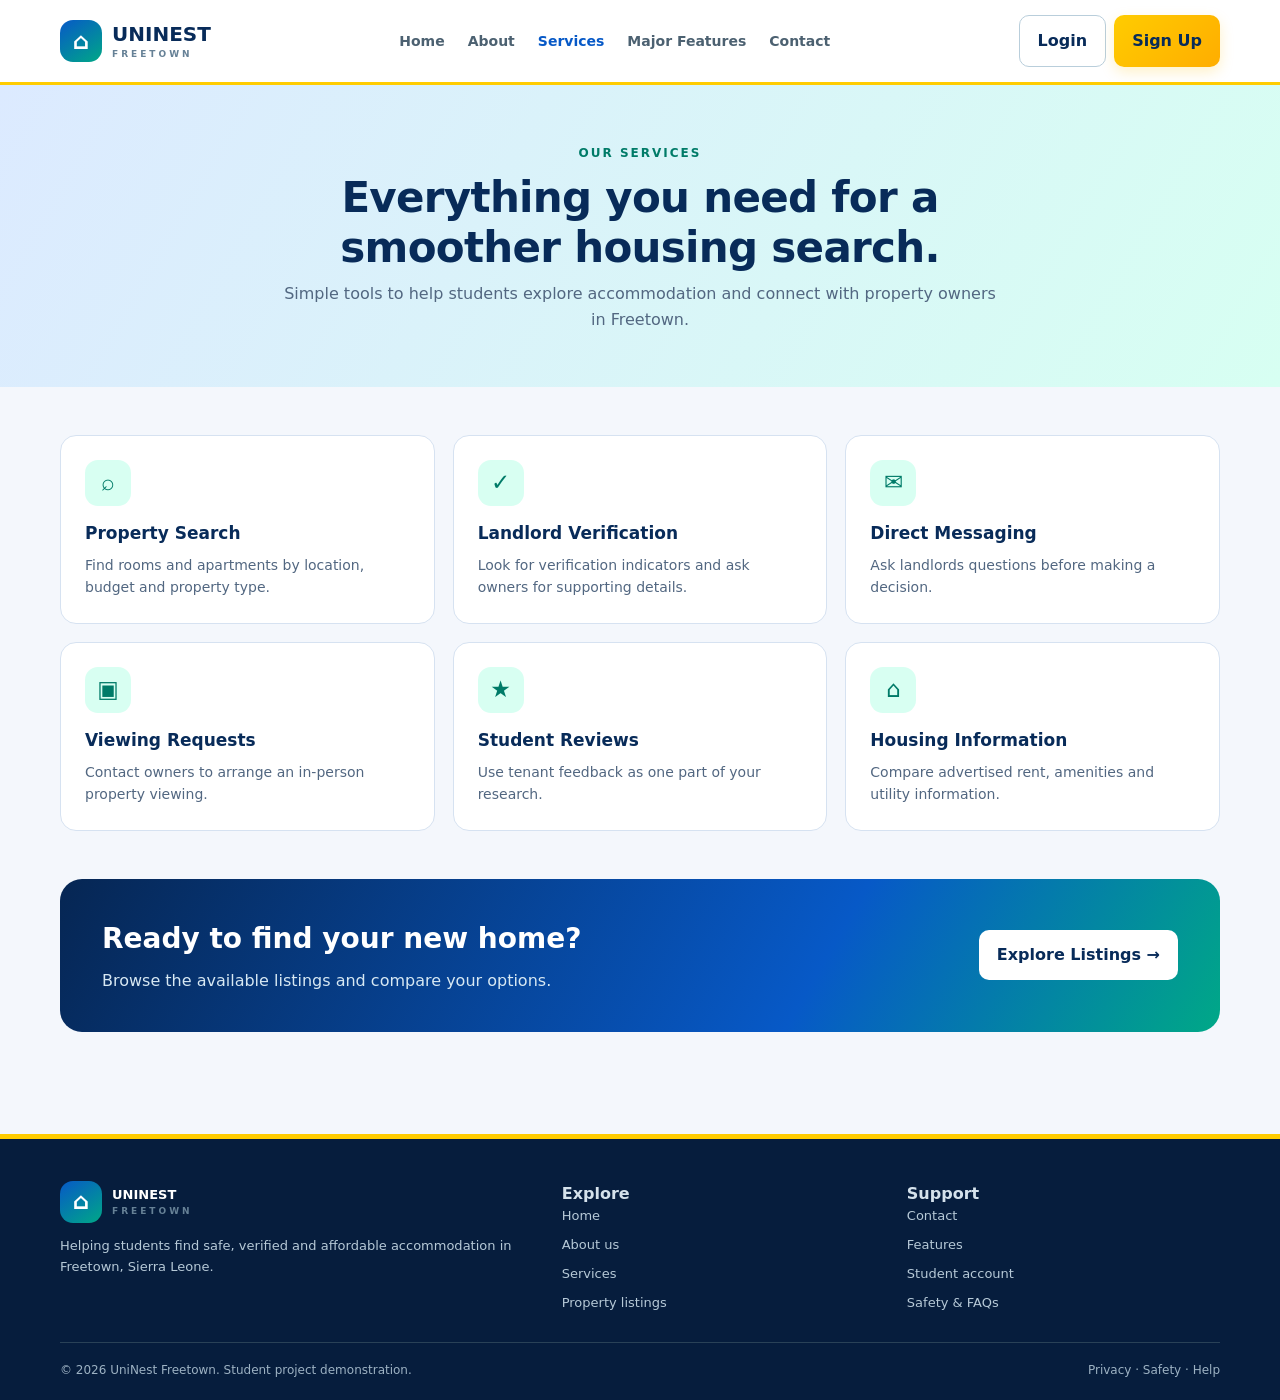
<file: UniNest_Firefox_HTML_CSS/uninest-website/services.html>
<!doctype html>
<html lang="en">

<head>
    <meta charset="utf-8">
    <meta name="viewport" content="width=device-width, initial-scale=1">
    <meta name="description" content="UniNest Freetown student accommodation platform">
    <title>Services | UniNest Freetown</title>
    <link rel="stylesheet" href="assets/style.css?v=3">
</head>

<body>
    <header class="site-header">
        <div class="container nav"><a class="brand" href="index.html"><span
                    class="brand-mark">⌂</span><span>UNINEST<small>FREETOWN</small></span></a><button
                class="menu-toggle" aria-label="Toggle navigation" aria-expanded="false">☰</button>
            <nav class="nav-links"><a href="index.html">Home</a><a href="about.html">About</a><a class="active"
                    href="services.html">Services</a><a href="features.html">Major Features</a><a
                    href="contact.html">Contact</a></nav>
            <div class="nav-actions"><a class="btn btn-outline" href="login.html">Login</a><a class="btn btn-primary"
                    href="login.html#signup">Sign Up</a></div>
        </div>
    </header>
    <main>
        <section class="page-hero">
            <div class="container page-heading"><span class="eyebrow">Our services</span>
                <h1>Everything you need for a smoother housing search.</h1>
                <p>Simple tools to help students explore accommodation and connect with property owners in Freetown.</p>
            </div>
        </section>
        <section class="page-content">
            <div class="container">
                <div class="service-grid">
                    <article class="service">
                        <div class="icon-box">⌕</div>
                        <h3>Property Search</h3>
                        <p>Find rooms and apartments by location, budget and property type.</p>
                    </article>
                    <article class="service">
                        <div class="icon-box">✓</div>
                        <h3>Landlord Verification</h3>
                        <p>Look for verification indicators and ask owners for supporting details.</p>
                    </article>
                    <article class="service">
                        <div class="icon-box">✉</div>
                        <h3>Direct Messaging</h3>
                        <p>Ask landlords questions before making a decision.</p>
                    </article>
                    <article class="service">
                        <div class="icon-box">▣</div>
                        <h3>Viewing Requests</h3>
                        <p>Contact owners to arrange an in-person property viewing.</p>
                    </article>
                    <article class="service">
                        <div class="icon-box">★</div>
                        <h3>Student Reviews</h3>
                        <p>Use tenant feedback as one part of your research.</p>
                    </article>
                    <article class="service">
                        <div class="icon-box">⌂</div>
                        <h3>Housing Information</h3>
                        <p>Compare advertised rent, amenities and utility information.</p>
                    </article>
                </div>
                <div class="cta" style="margin-top:48px">
                    <div>
                        <h2>Ready to find your new home?</h2>
                        <p>Browse the available listings and compare your options.</p>
                    </div><a class="btn" href="listings.html">Explore Listings →</a>
                </div>
            </div>
        </section>
    </main>
    <footer class="site-footer">
        <div class="container">
            <div class="footer-grid">
                <div><a class="brand" href="index.html"><span
                            class="brand-mark">⌂</span><span>UNINEST<small>FREETOWN</small></span></a>
                    <p>Helping students find safe, verified and affordable accommodation in Freetown, Sierra Leone.</p>
                </div>
                <div><strong>Explore</strong>
                    <div class="footer-links"><a href="index.html">Home</a><a href="about.html">About us</a><a
                            href="services.html">Services</a><a href="listings.html">Property listings</a></div>
                </div>
                <div><strong>Support</strong>
                    <div class="footer-links"><a href="contact.html">Contact</a><a href="features.html">Features</a><a
                            href="login.html">Student account</a><a href="contact.html#faq">Safety & FAQs</a></div>
                </div>
            </div>
            <div class="footer-bottom"><span>© 2026 UniNest Freetown. Student project demonstration.</span><span>Privacy
                    · Safety · Help</span></div>
        </div>
    </footer>
</body>

</html>
</file>
<file: UniNest_Firefox_HTML_CSS/uninest-website/assets/style.css>
* {
    box-sizing: border-box
}

:root {
    --navy: #082b59;
    --blue: #0759c7;
    --teal: #00a887;
    --pale: #eef5ff;
    --ink: #12243a;
    --muted: #526781;
    --line: #d6e2f1;
    --white: #fff;
    --shadow: 0 14px 36px #082b5920
}

html {
    scroll-behavior: smooth
}

body {
    margin: 0;
    font-family: Inter, ui-sans-serif, system-ui, -apple-system, Segoe UI, sans-serif;
    color: var(--ink);
    background: #f4f7fc;
    line-height: 1.6
}

a {
    color: inherit;
    text-decoration: none
}

button,
input,
select,
textarea {
    font: inherit
}

button,
.btn {
    cursor: pointer;
    border: 0;
    border-radius: 10px;
    padding: 12px 18px;
    font-weight: 700;
    display: inline-flex;
    align-items: center;
    justify-content: center;
    gap: 8px;
    transition: .2s
}

.btn-primary,
button.primary {
    background: linear-gradient(135deg, #ffcc00, #ffad00);
    color: #082b59;
    box-shadow: 0 5px 14px #ffbf0038
}

.btn-primary:hover,
button.primary:hover {
    background: #00b894;
    color: #062653;
    transform: translateY(-2px)
}

.btn-outline {
    border: 1px solid #b9cedb;
    background: white;
    color: var(--navy)
}

.btn-light {
    background: #d9fff4;
    color: #007b68
}

.container {
    width: min(1160px, calc(100% - 40px));
    margin: auto
}

.site-header {
    background: #ffffff;
    border-bottom: 3px solid #ffcc00;
    position: sticky;
    top: 0;
    z-index: 20
}

.nav {
    height: 82px;
    display: flex;
    align-items: center;
    justify-content: space-between;
    gap: 20px
}

.brand {
    display: flex;
    align-items: center;
    gap: 10px;
    color: var(--navy);
    font-weight: 900;
    font-size: 20px;
    line-height: 1
}

.brand-mark {
    display: grid;
    place-items: center;
    width: 42px;
    height: 42px;
    border-radius: 13px;
    background: linear-gradient(145deg, var(--blue), var(--teal));
    color: #fff;
    font-size: 23px
}

.brand small {
    display: block;
    letter-spacing: 3px;
    font-size: 9px;
    color: #668196;
    margin-top: 6px
}

.nav-links {
    display: flex;
    align-items: center;
    gap: 23px;
    color: #4c6171;
    font-size: 14px;
    font-weight: 650
}

.nav-links a:hover,
.nav-links a.active {
    color: var(--blue)
}

.nav-actions {
    display: flex;
    gap: 8px
}

.menu-toggle {
    display: none;
    background: #eef5f8;
    color: var(--navy)
}

.hero {
    padding: 65px 0 58px;
    background: radial-gradient(circle at 90% 15%, #baf5e7 0, transparent 27%), linear-gradient(115deg, #dceaff, #fff8d9)
}

.hero-grid {
    display: grid;
    grid-template-columns: 1.03fr .97fr;
    align-items: center;
    gap: 48px
}

.eyebrow {
    color: #007b68;
    font-size: 12px;
    font-weight: 850;
    letter-spacing: 2px;
    text-transform: uppercase
}

.hero h1 {
    font-size: clamp(36px, 4.5vw, 58px);
    line-height: 1.09;
    letter-spacing: -1.8px;
    margin: 14px 0 18px;
    color: var(--navy)
}

.hero p {
    font-size: 17px;
    color: var(--muted);
    max-width: 520px
}

.hero-buttons {
    display: flex;
    gap: 12px;
    margin: 25px 0 26px;
    flex-wrap: wrap
}

.trustline {
    display: flex;
    gap: 18px;
    flex-wrap: wrap;
    color: #4d6575;
    font-size: 13px;
    font-weight: 650
}

.hero-art {
    min-height: 380px;
    border-radius: 26px;
    overflow: hidden;
    position: relative;
    background: linear-gradient(140deg, #bddfdc, #dcecf6);
    box-shadow: var(--shadow)
}

.hero-art img {
    width: 100%;
    height: 100%;
    min-height: 380px;
    object-fit: cover;
    display: block
}

.floating-card {
    position: absolute;
    bottom: 22px;
    left: 20px;
    background: white;
    padding: 14px 18px;
    border-radius: 15px;
    box-shadow: var(--shadow);
    font-size: 13px
}

.floating-card strong {
    display: block;
    color: var(--navy);
    font-size: 15px
}

.search-panel {
    position: relative;
    margin-top: -24px;
    z-index: 2;
    background: white;
    border: 1px solid var(--line);
    border-radius: 16px;
    box-shadow: var(--shadow);
    padding: 20px;
    display: grid;
    grid-template-columns: 1.4fr 1fr 1fr auto;
    gap: 12px
}

.field label {
    display: block;
    font-size: 12px;
    font-weight: 750;
    color: #5e7383;
    margin: 0 0 6px
}

.field input,
.field select,
.field textarea,
.search-panel input,
.search-panel select {
    width: 100%;
    padding: 12px 13px;
    border: 1px solid #d9e5eb;
    border-radius: 9px;
    background: #fff;
    outline: none;
    color: var(--ink)
}

input:focus,
select:focus,
textarea:focus {
    border-color: var(--blue);
    box-shadow: 0 0 0 3px #1769aa17
}

.section {
    padding: 72px 0
}

.section-soft {
    background: #eaf2ff
}

.section-heading {
    display: flex;
    align-items: end;
    justify-content: space-between;
    gap: 20px;
    margin-bottom: 28px
}

.section-heading h2,
.page-heading h1 {
    font-size: clamp(28px, 3vw, 38px);
    line-height: 1.2;
    color: var(--navy);
    letter-spacing: -.7px;
    margin: 8px 0
}

.section-heading p,
.page-heading p {
    margin: 0;
    color: var(--muted)
}

.property-grid {
    display: grid;
    grid-template-columns: repeat(4, minmax(0, 1fr));
    gap: 20px
}

.property-card,
.card {
    background: white;
    border: 1px solid var(--line);
    border-radius: 17px;
    overflow: hidden;
    box-shadow: 0 4px 15px #1a405008
}

.property-card:hover {
    transform: translateY(-4px);
    box-shadow: var(--shadow)
}

.property-card {
    transition: .2s
}

.property-photo {
    height: 190px;
    position: relative;
    background: #dceaf0;
    overflow: hidden
}

.property-photo img {
    width: 100%;
    height: 100%;
    object-fit: cover;
    display: block
}

.verified {
    position: absolute;
    top: 12px;
    left: 12px;
    background: #d9fff0;
    color: #007a4d;
    padding: 5px 9px;
    border-radius: 30px;
    font-size: 11px;
    font-weight: 800
}

.save-btn {
    position: absolute;
    top: 10px;
    right: 10px;
    width: 35px;
    height: 35px;
    border-radius: 50%;
    background: #fff;
    color: #476071;
    padding: 0;
    font-size: 18px
}

.save-btn.saved {
    color: #e44d72
}

.property-info {
    padding: 16px
}

.property-info h3 {
    font-size: 16px;
    margin: 0 0 3px;
    color: var(--navy)
}

.location {
    font-size: 12px;
    color: var(--muted)
}

.price {
    font-size: 19px;
    font-weight: 850;
    color: var(--blue);
    margin: 13px 0
}

.price small {
    font-size: 12px;
    font-weight: 500;
    color: var(--muted)
}

.amenities {
    display: flex;
    flex-wrap: wrap;
    gap: 7px;
    margin: 12px 0;
    color: #607686;
    font-size: 11px
}

.tag {
    padding: 5px 8px;
    background: #f0f6f8;
    border-radius: 6px
}

.property-info .btn {
    width: 100%;
    padding: 10px
}

.benefit-grid,
.service-grid,
.feature-grid,
.values-grid {
    display: grid;
    grid-template-columns: repeat(3, 1fr);
    gap: 18px
}

.benefit,
.service,
.feature,
.value-card {
    background: white;
    border: 1px solid var(--line);
    border-radius: 16px;
    padding: 23px
}

.icon-box {
    width: 46px;
    height: 46px;
    display: grid;
    place-items: center;
    border-radius: 13px;
    background: #d8fff2;
    color: #007b68;
    font-size: 23px;
    margin-bottom: 14px
}

.benefit h3,
.service h3,
.feature h3,
.value-card h3 {
    font-size: 17px;
    color: var(--navy);
    margin: 0 0 7px
}

.benefit p,
.service p,
.feature p,
.value-card p {
    font-size: 14px;
    color: var(--muted);
    margin: 0
}

.cta {
    background: linear-gradient(120deg, #062653, #0759c7 65%, #00a887);
    border-radius: 22px;
    padding: 38px 42px;
    color: #fff;
    display: flex;
    align-items: center;
    justify-content: space-between;
    gap: 24px
}

.cta h2 {
    margin: 0 0 7px;
    font-size: 28px
}

.cta p {
    margin: 0;
    color: #d7e8f3
}

.cta .btn {
    background: #fff;
    color: var(--navy);
    white-space: nowrap
}

.site-footer {
    background: #061d3d;
    color: #d5e2ec;
    border-top: 5px solid #ffcc00;
    padding: 42px 0 20px;
    margin-top: 30px
}

.footer-grid {
    display: grid;
    grid-template-columns: 1.5fr 1fr 1fr;
    gap: 32px
}

.site-footer .brand {
    color: white
}

.site-footer p,
.site-footer a {
    color: #b6c9d7;
    font-size: 13px
}

.footer-links {
    display: grid;
    gap: 8px
}

.footer-bottom {
    border-top: 1px solid #294157;
    margin-top: 28px;
    padding-top: 18px;
    display: flex;
    justify-content: space-between;
    gap: 15px;
    font-size: 12px;
    color: #9db2c3
}

.page-hero {
    padding: 54px 0;
    background: linear-gradient(120deg, #dceaff, #d7fff2)
}

.page-heading {
    text-align: center;
    max-width: 720px;
    margin: auto
}

.page-heading h1 {
    font-size: 42px
}

.page-content {
    padding: 48px 0 72px
}

.about-grid,
.contact-grid,
.details-grid,
.login-grid {
    display: grid;
    grid-template-columns: 1fr 1fr;
    gap: 36px;
    align-items: center
}

.about-image {
    height: 350px;
    border-radius: 20px;
    overflow: hidden;
    background: #dceaf0
}

.about-image img {
    width: 100%;
    height: 100%;
    object-fit: cover
}

.prose h2 {
    color: var(--navy);
    font-size: 28px;
    line-height: 1.2
}

.prose p {
    color: var(--muted)
}

.values-grid {
    grid-template-columns: repeat(4, 1fr);
    margin-top: 24px
}

.service-grid {
    grid-template-columns: repeat(3, 1fr)
}

.feature-grid {
    grid-template-columns: repeat(4, 1fr)
}

.service,
.feature {
    padding: 24px
}

.form-card {
    padding: 26px;
    border: 1px solid var(--line);
    border-radius: 17px;
    background: white;
    box-shadow: var(--shadow)
}

.form-card h2 {
    margin-top: 0;
    color: var(--navy)
}

.form-stack {
    display: grid;
    gap: 15px
}

.form-stack .btn {
    width: 100%
}

.contact-list {
    display: grid;
    gap: 15px
}

.contact-item {
    display: flex;
    gap: 14px;
    padding: 17px;
    background: #f1f8fb;
    border-radius: 13px
}

.contact-item .icon-box {
    flex-shrink: 0;
    margin: 0
}

.contact-item strong {
    display: block;
    color: var(--navy)
}

.contact-item span {
    color: var(--muted);
    font-size: 13px
}

.faq {
    margin-top: 28px
}

.faq details {
    padding: 16px 0;
    border-bottom: 1px solid var(--line)
}

.faq summary {
    font-weight: 750;
    cursor: pointer;
    color: var(--navy)
}

.faq p {
    color: var(--muted)
}

.listing-layout {
    display: grid;
    grid-template-columns: 250px 1fr;
    gap: 28px
}

.filters {
    align-self: start;
    padding: 22px;
    background: white;
    border: 1px solid var(--line);
    border-radius: 15px
}

.filters h3 {
    margin: 0 0 14px;
    color: var(--navy)
}

.filter-group {
    padding: 14px 0;
    border-top: 1px solid var(--line)
}

.filter-group label {
    display: flex;
    gap: 8px;
    align-items: center;
    font-size: 13px;
    margin: 8px 0;
    color: #506777
}

.filter-group input[type=checkbox] {
    width: auto
}

.results-top {
    display: flex;
    align-items: center;
    justify-content: space-between;
    gap: 12px;
    margin-bottom: 18px
}

.results-top h2 {
    margin: 0;
    color: var(--navy);
    font-size: 22px
}

.results-grid {
    display: grid;
    grid-template-columns: repeat(3, 1fr);
    gap: 18px
}

.breadcrumb {
    font-size: 13px;
    color: var(--muted);
    margin-bottom: 22px
}

.gallery {
    display: grid;
    grid-template-columns: 1.5fr 1fr;
    grid-template-rows: 150px 150px;
    gap: 10px;
    border-radius: 16px;
    overflow: hidden
}

.gallery img {
    width: 100%;
    height: 100%;
    object-fit: cover
}

.gallery img:first-child {
    grid-row: span 2
}

.details-side h1 {
    color: var(--navy);
    font-size: 32px;
    line-height: 1.2;
    margin: 10px 0
}

.details-side .price {
    font-size: 26px
}

.details-box {
    border: 1px solid var(--line);
    border-radius: 15px;
    padding: 20px;
    margin-top: 20px
}

.details-box h3 {
    margin-top: 0;
    color: var(--navy)
}

.details-box p {
    color: var(--muted);
    font-size: 14px
}

.dashboard {
    display: grid;
    grid-template-columns: 225px 1fr;
    gap: 25px;
    padding: 32px 0 70px
}

.sidebar {
    padding: 18px;
    background: #fff;
    border: 1px solid var(--line);
    border-radius: 15px;
    align-self: start
}

.sidebar h3 {
    font-size: 12px;
    letter-spacing: 1px;
    color: #7b8d9a;
    padding: 0 10px
}

.sidebar a {
    display: block;
    padding: 10px;
    border-radius: 8px;
    color: #4e6575;
    font-size: 14px
}

.sidebar a.active,
.sidebar a:hover {
    background: #fff2b3;
    color: var(--blue);
    font-weight: 750
}

.stats-grid {
    display: grid;
    grid-template-columns: repeat(3, 1fr);
    gap: 15px
}

.stat {
    padding: 20px;
    background: white;
    border: 1px solid var(--line);
    border-radius: 14px
}

.stat strong {
    display: block;
    font-size: 29px;
    color: var(--blue)
}

.stat span {
    font-size: 13px;
    color: var(--muted)
}

.dashboard-section {
    margin-top: 26px
}

.dashboard-section h2 {
    color: var(--navy)
}

.saved-grid {
    display: grid;
    grid-template-columns: repeat(2, 1fr);
    gap: 16px
}

.login-screen {
    min-height: calc(100vh - 82px);
    display: grid;
    place-items: center;
    padding: 45px 0;
    background: #f1f7fa
}

.login-grid {
    max-width: 900px;
    background: #fff;
    border-radius: 22px;
    overflow: hidden;
    box-shadow: var(--shadow);
    gap: 0
}

.login-promo {
    padding: 42px;
    background: linear-gradient(145deg, #102b46, #1769aa);
    color: #fff;
    min-height: 480px
}

.login-promo h1 {
    font-size: 34px;
    line-height: 1.15
}

.login-promo p {
    color: #d5e7f3
}

.login-promo img {
    width: 100%;
    height: 160px;
    object-fit: cover;
    border-radius: 13px;
    margin-top: 14px
}

.login-form {
    padding: 40px
}

.login-form h2 {
    font-size: 28px;
    color: var(--navy);
    margin: 0
}

.muted {
    color: var(--muted);
    font-size: 14px
}

.empty-state {
    padding: 30px;
    text-align: center;
    color: var(--muted);
    background: #f4f9fb;
    border-radius: 12px;
    grid-column: 1/-1
}

.notice {
    display: none;
    padding: 12px;
    border-radius: 9px;
    background: #e6f7ee;
    color: #08784d;
    font-size: 13px
}

.notice.show {
    display: block
}

.hide {
    display: none !important
}

@media(max-width:1000px) {
    .nav-links {
        gap: 12px
    }

    .property-grid {
        grid-template-columns: repeat(2, 1fr)
    }

    .feature-grid,
    .values-grid {
        grid-template-columns: repeat(2, 1fr)
    }

    .results-grid {
        grid-template-columns: repeat(2, 1fr)
    }

    .hero-grid {
        gap: 25px
    }

    .search-panel {
        grid-template-columns: repeat(2, 1fr)
    }
}

@media(max-width:760px) {
    .nav {
        height: 72px
    }

    .menu-toggle {
        display: inline-flex
    }

    .nav-links {
        display: none;
        position: absolute;
        top: 72px;
        left: 0;
        right: 0;
        background: white;
        border-bottom: 1px solid var(--line);
        padding: 18px 22px;
        flex-direction: column;
        align-items: stretch;
        gap: 0
    }

    .nav-links.open {
        display: flex
    }

    .nav-links a {
        padding: 11px
    }

    .nav-actions .btn-outline {
        display: none
    }

    .nav-actions .btn {
        padding: 10px 12px
    }

    .hero {
        padding: 42px 0
    }

    .hero-grid,
    .about-grid,
    .contact-grid,
    .details-grid,
    .login-grid {
        grid-template-columns: 1fr
    }

    .hero-art,
    .hero-art img {
        min-height: 270px
    }

    .search-panel {
        grid-template-columns: 1fr;
        margin-top: 18px
    }

    .section {
        padding: 48px 0
    }

    .section-heading {
        align-items: start;
        flex-direction: column
    }

    .benefit-grid,
    .service-grid {
        grid-template-columns: repeat(2, 1fr)
    }

    .cta {
        padding: 28px;
        align-items: start;
        flex-direction: column
    }

    .footer-grid {
        grid-template-columns: 1fr 1fr
    }

    .footer-grid>div:first-child {
        grid-column: 1/-1
    }

    .page-heading h1 {
        font-size: 34px
    }

    .listing-layout {
        grid-template-columns: 1fr
    }

    .filters {
        order: 0
    }

    .results-grid {
        grid-template-columns: repeat(2, 1fr)
    }

    .dashboard {
        grid-template-columns: 1fr
    }

    .sidebar {
        display: grid;
        grid-template-columns: repeat(2, 1fr)
    }

    .sidebar h3 {
        grid-column: 1/-1
    }

    .login-promo {
        min-height: 0
    }

    .login-promo img {
        height: 130px
    }

    .login-form {
        padding: 28px
    }
}

@media(max-width:480px) {
    .container {
        width: calc(100% - 28px)
    }

    .brand {
        font-size: 17px
    }

    .brand-mark {
        width: 37px;
        height: 37px
    }

    .nav-actions .btn {
        font-size: 12px
    }

    .hero h1 {
        font-size: 37px
    }

    .property-grid,
    .results-grid,
    .benefit-grid,
    .service-grid,
    .feature-grid,
    .values-grid,
    .stats-grid,
    .saved-grid {
        grid-template-columns: 1fr
    }

    .property-photo {
        height: 210px
    }

    .footer-grid {
        grid-template-columns: 1fr
    }

    .footer-grid>div:first-child {
        grid-column: auto
    }

    .footer-bottom {
        flex-direction: column
    }

    .gallery {
        grid-template-rows: 115px 115px
    }

    .details-side h1 {
        font-size: 28px
    }

    .results-top {
        align-items: start;
        flex-direction: column
    }

    .login-form {
        padding: 23px
    }
}
</file>
